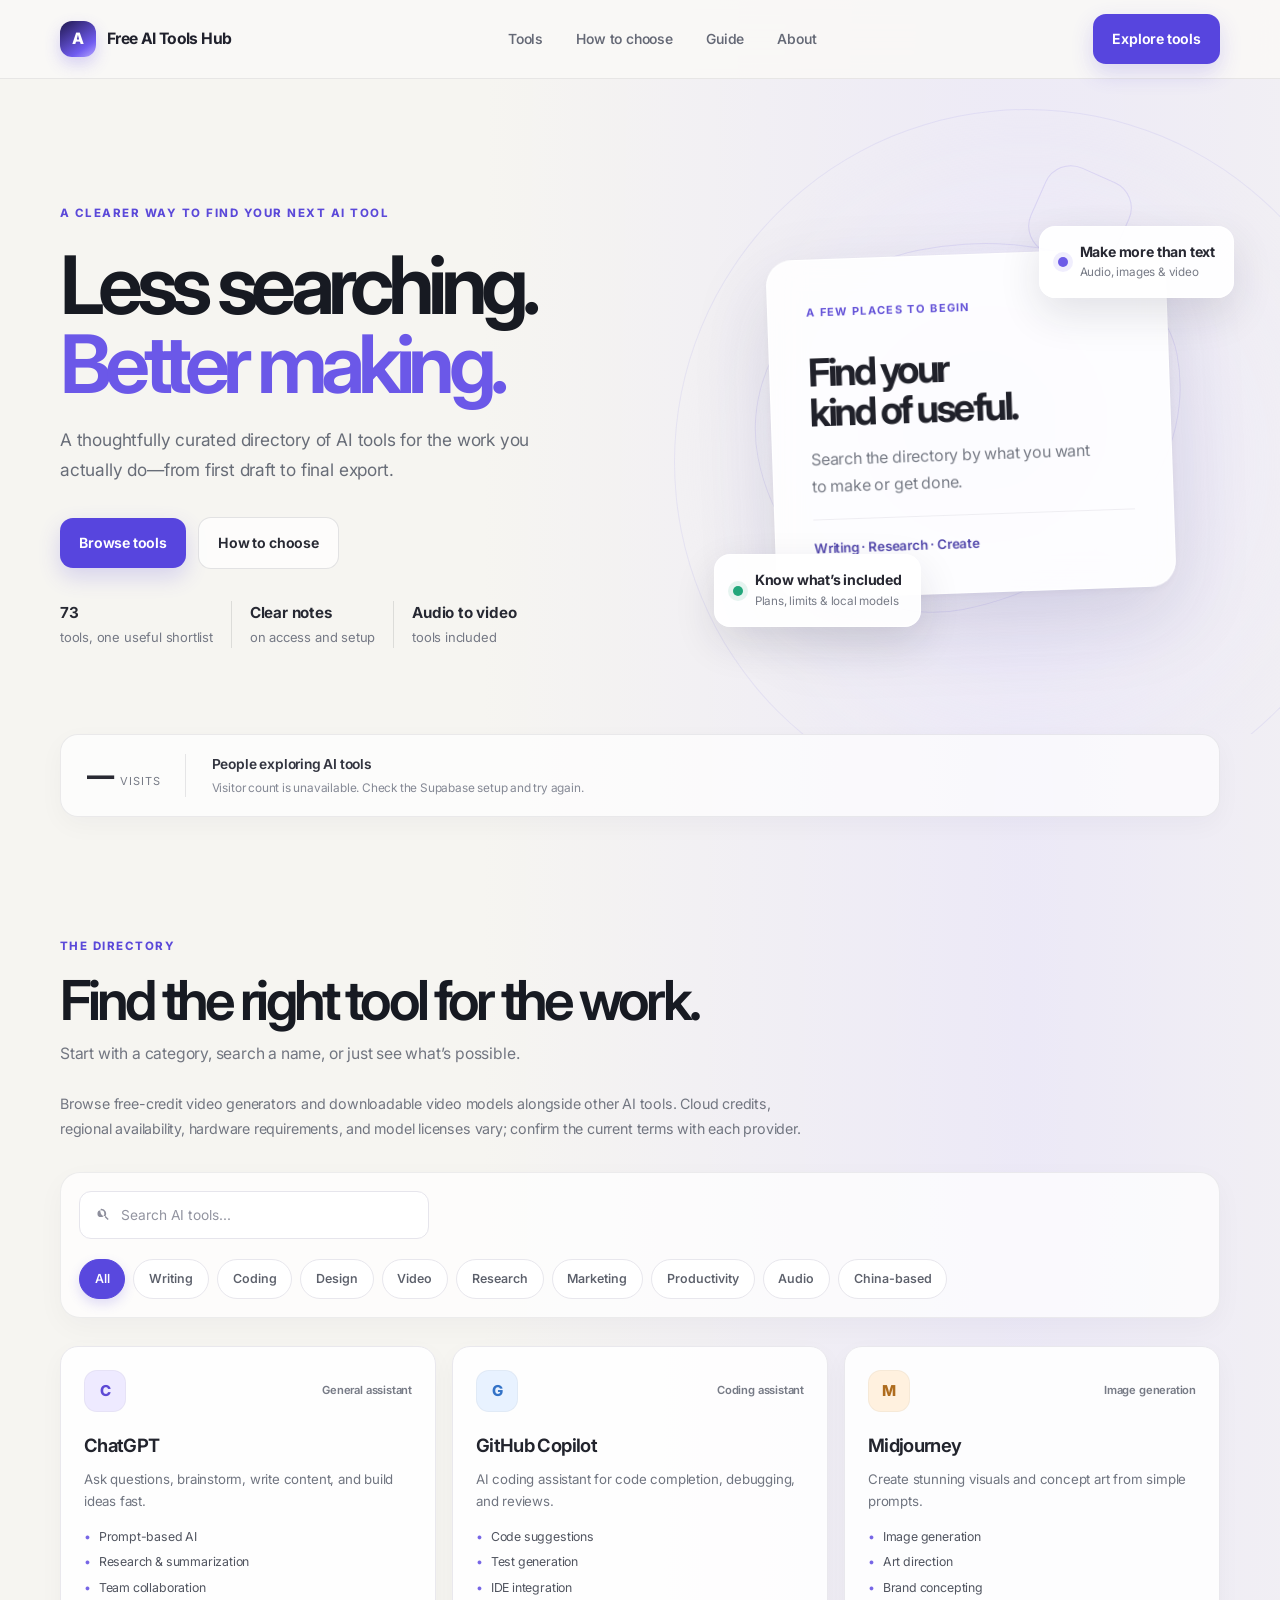
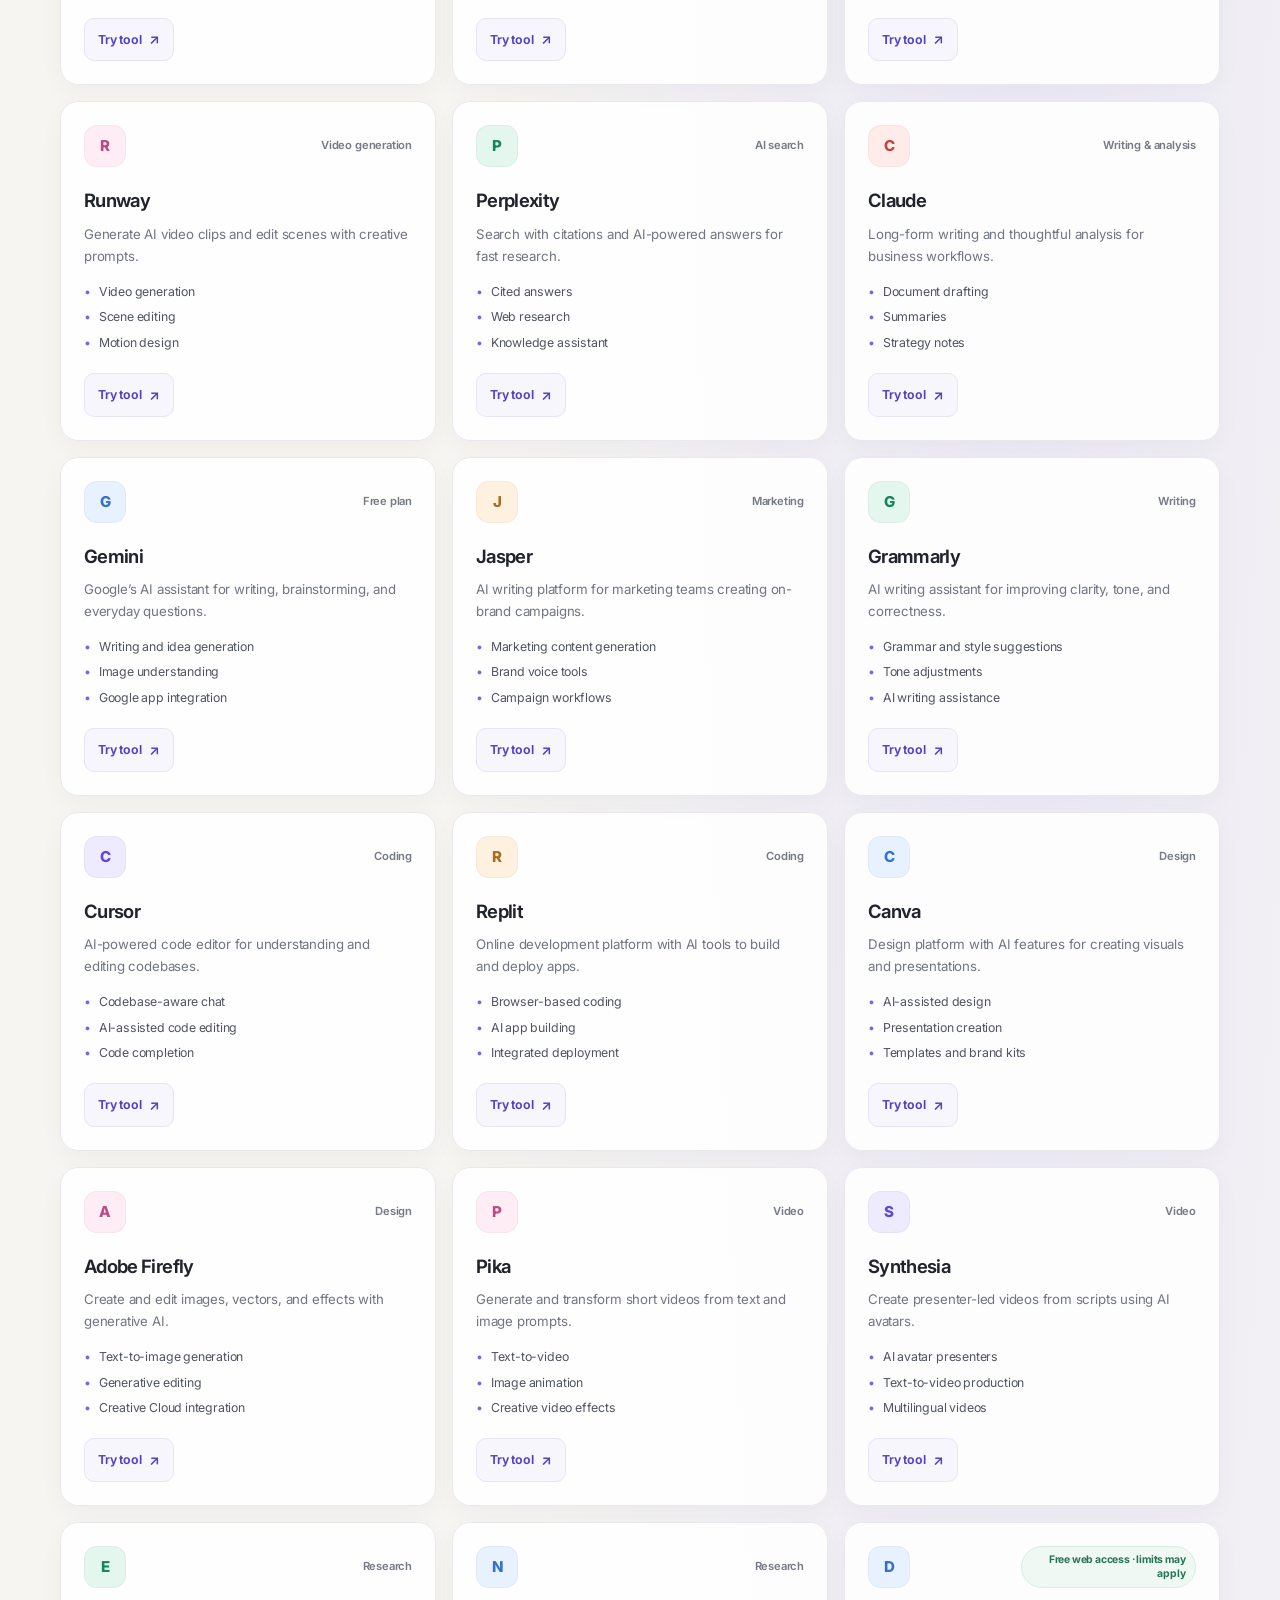
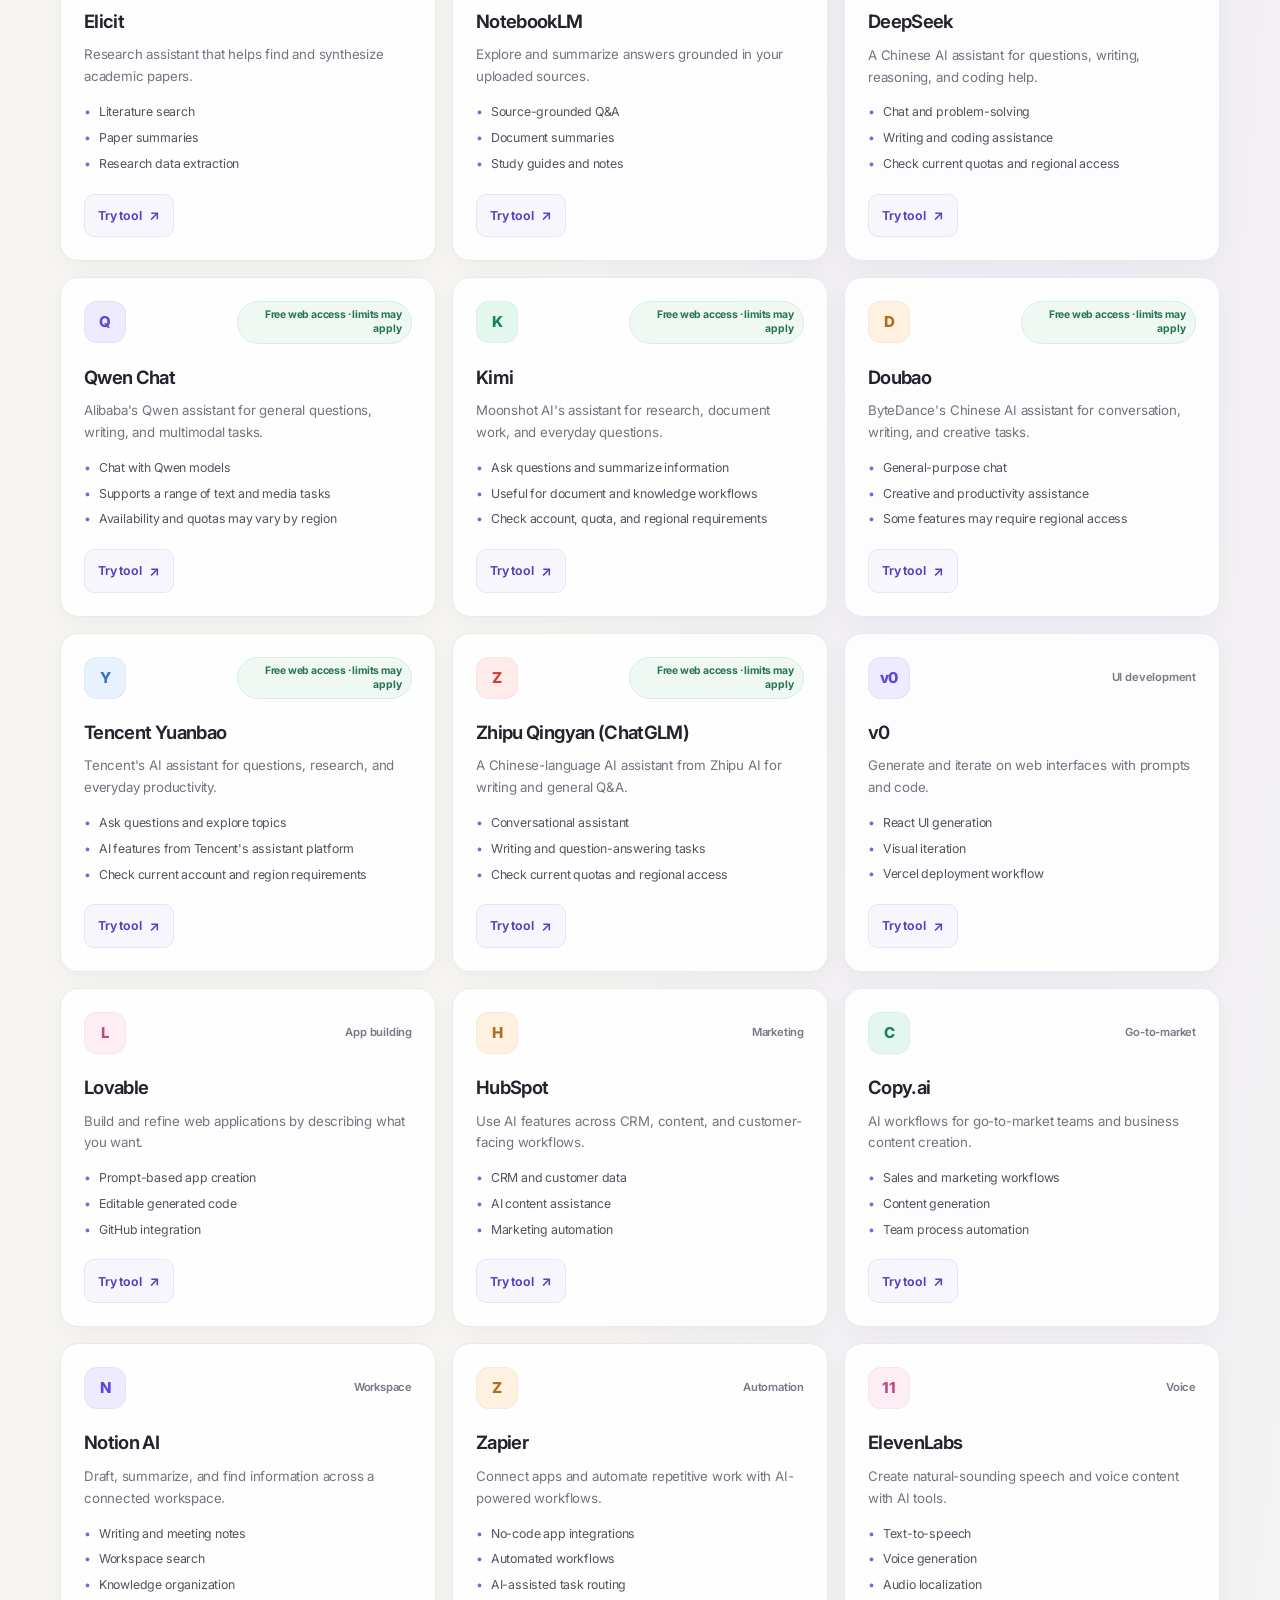
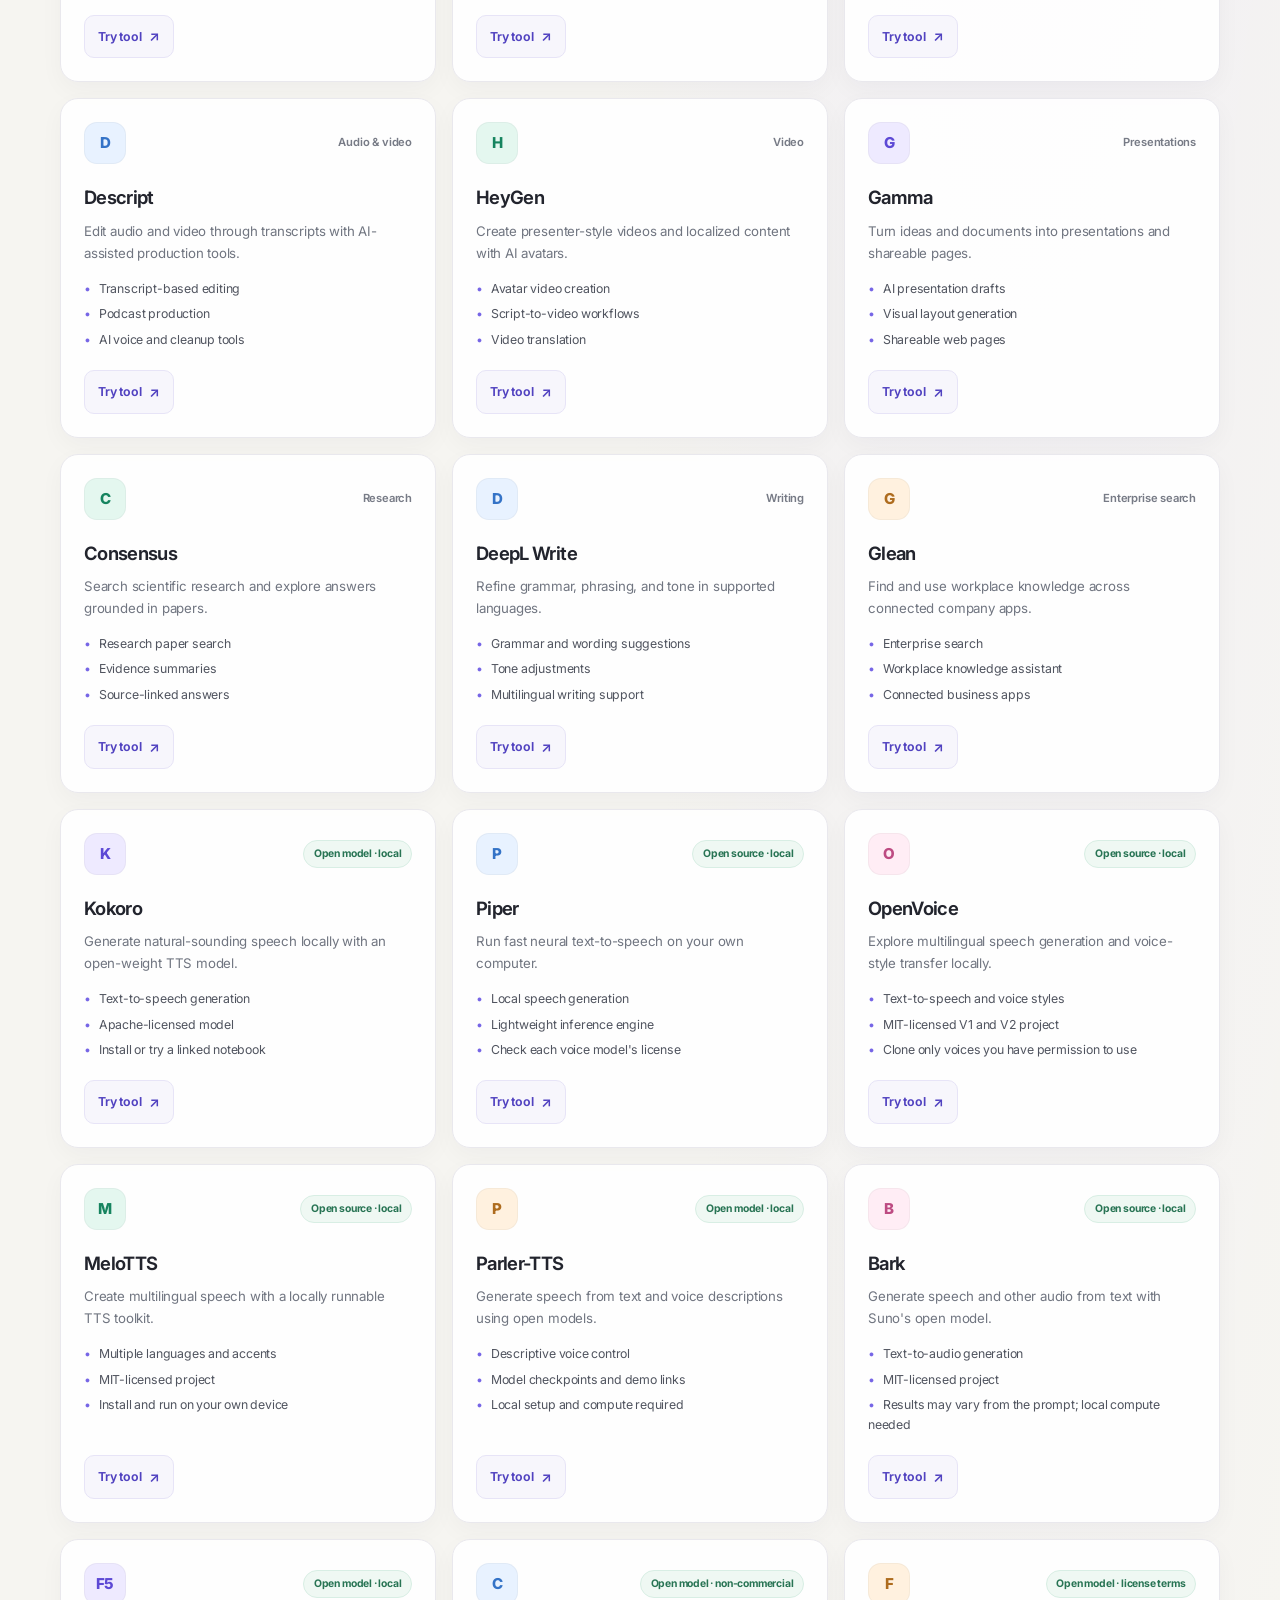
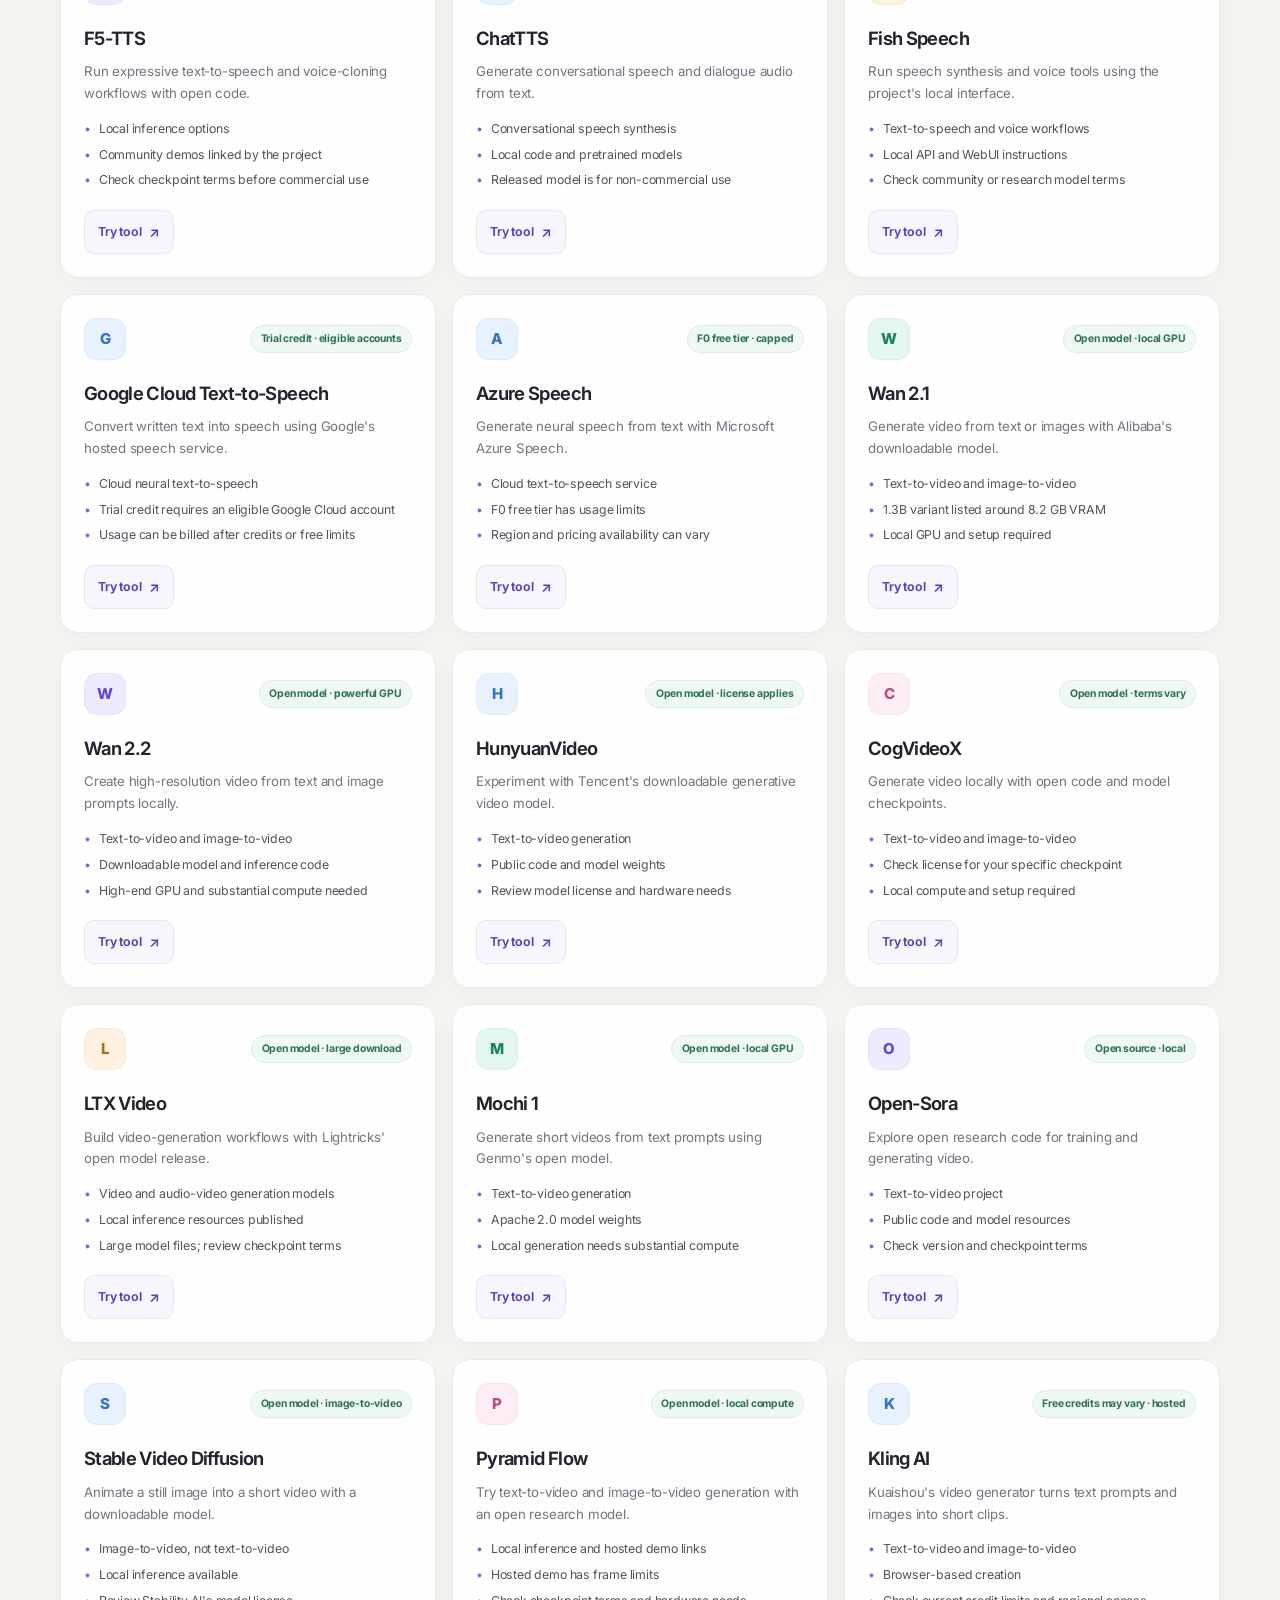
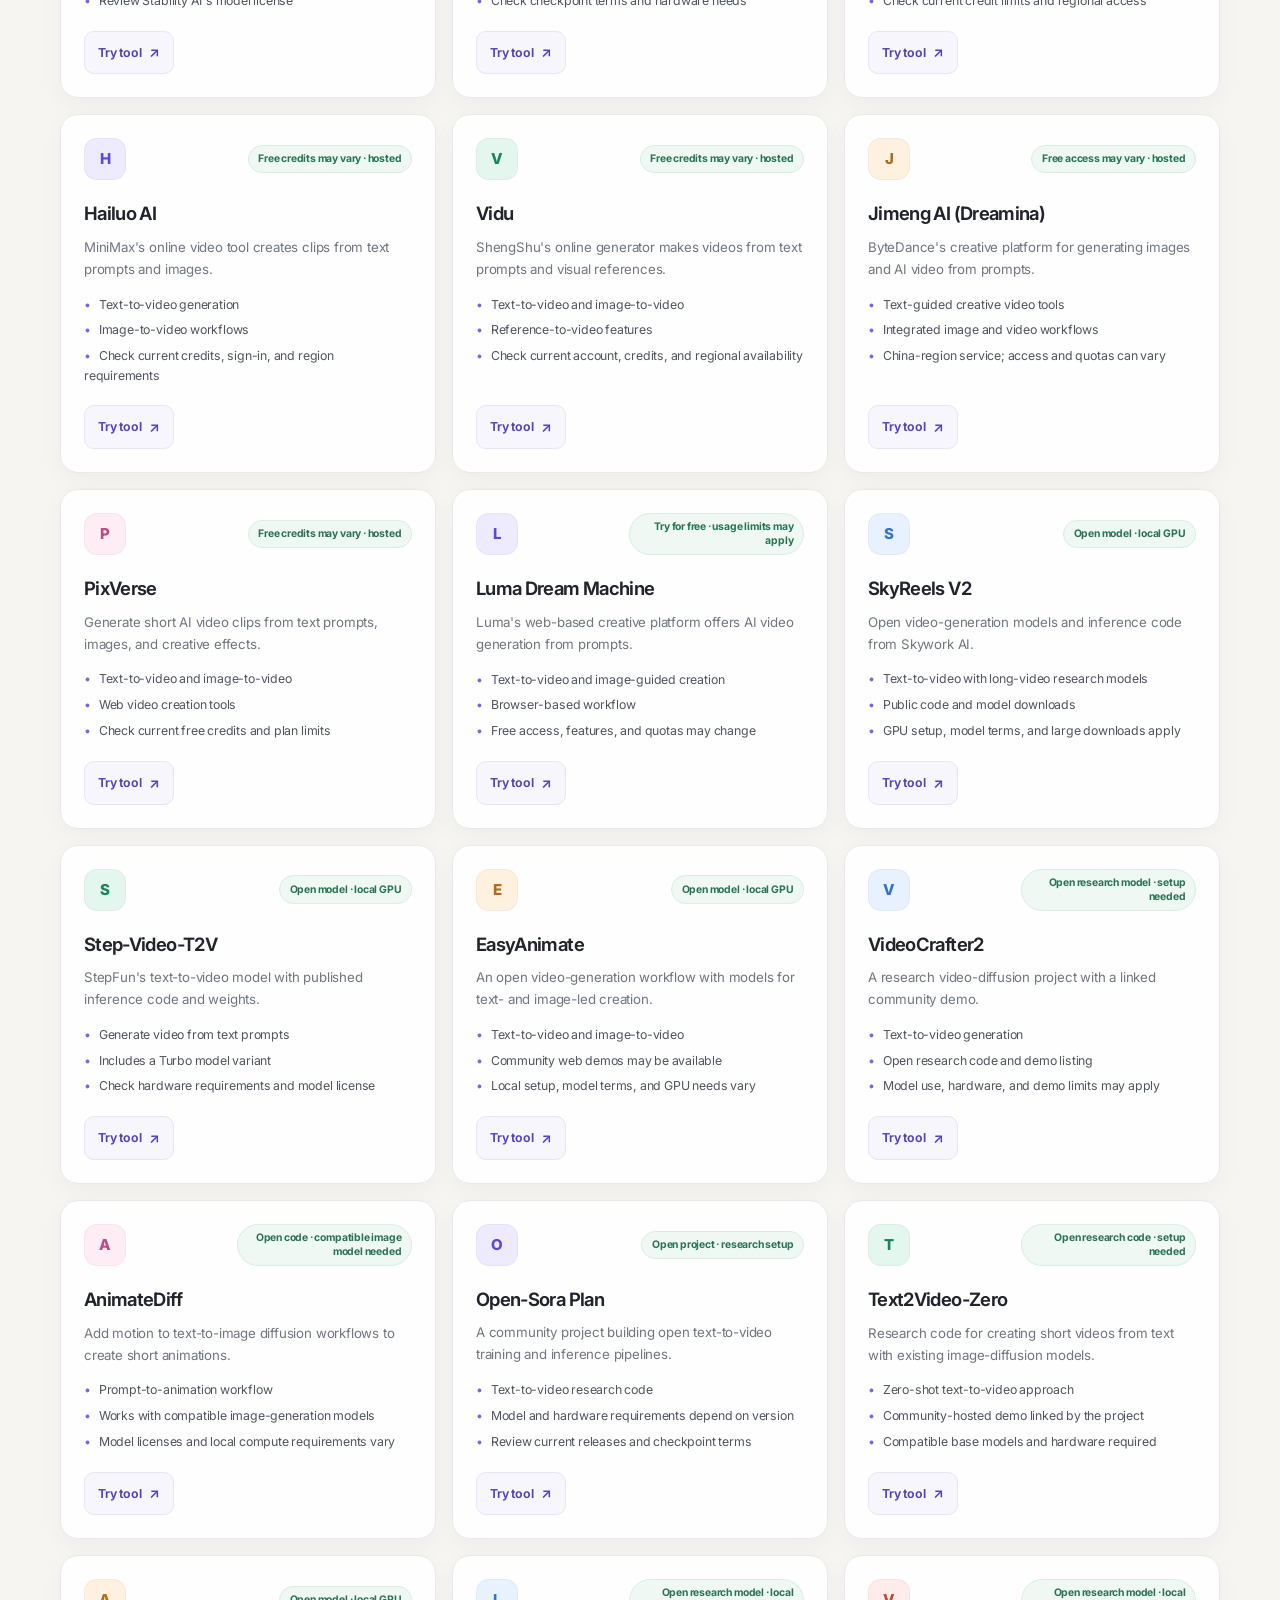
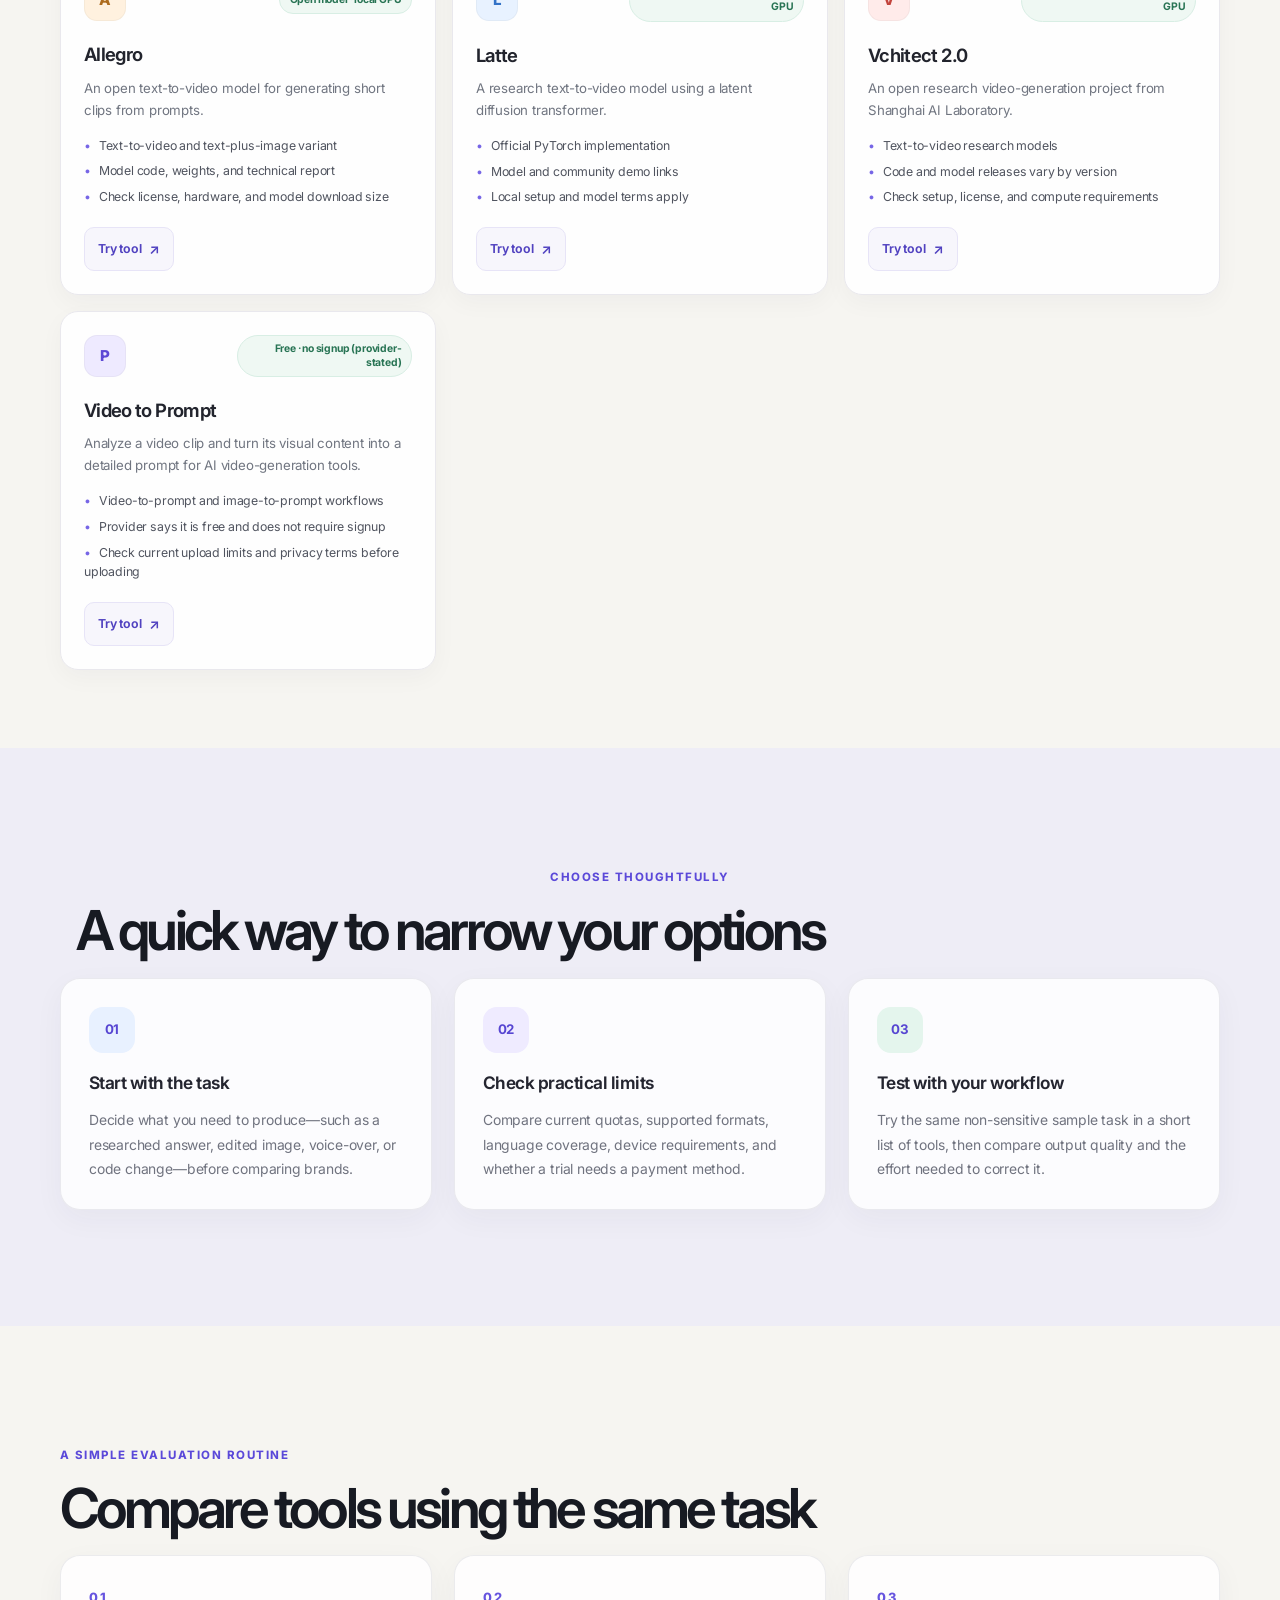
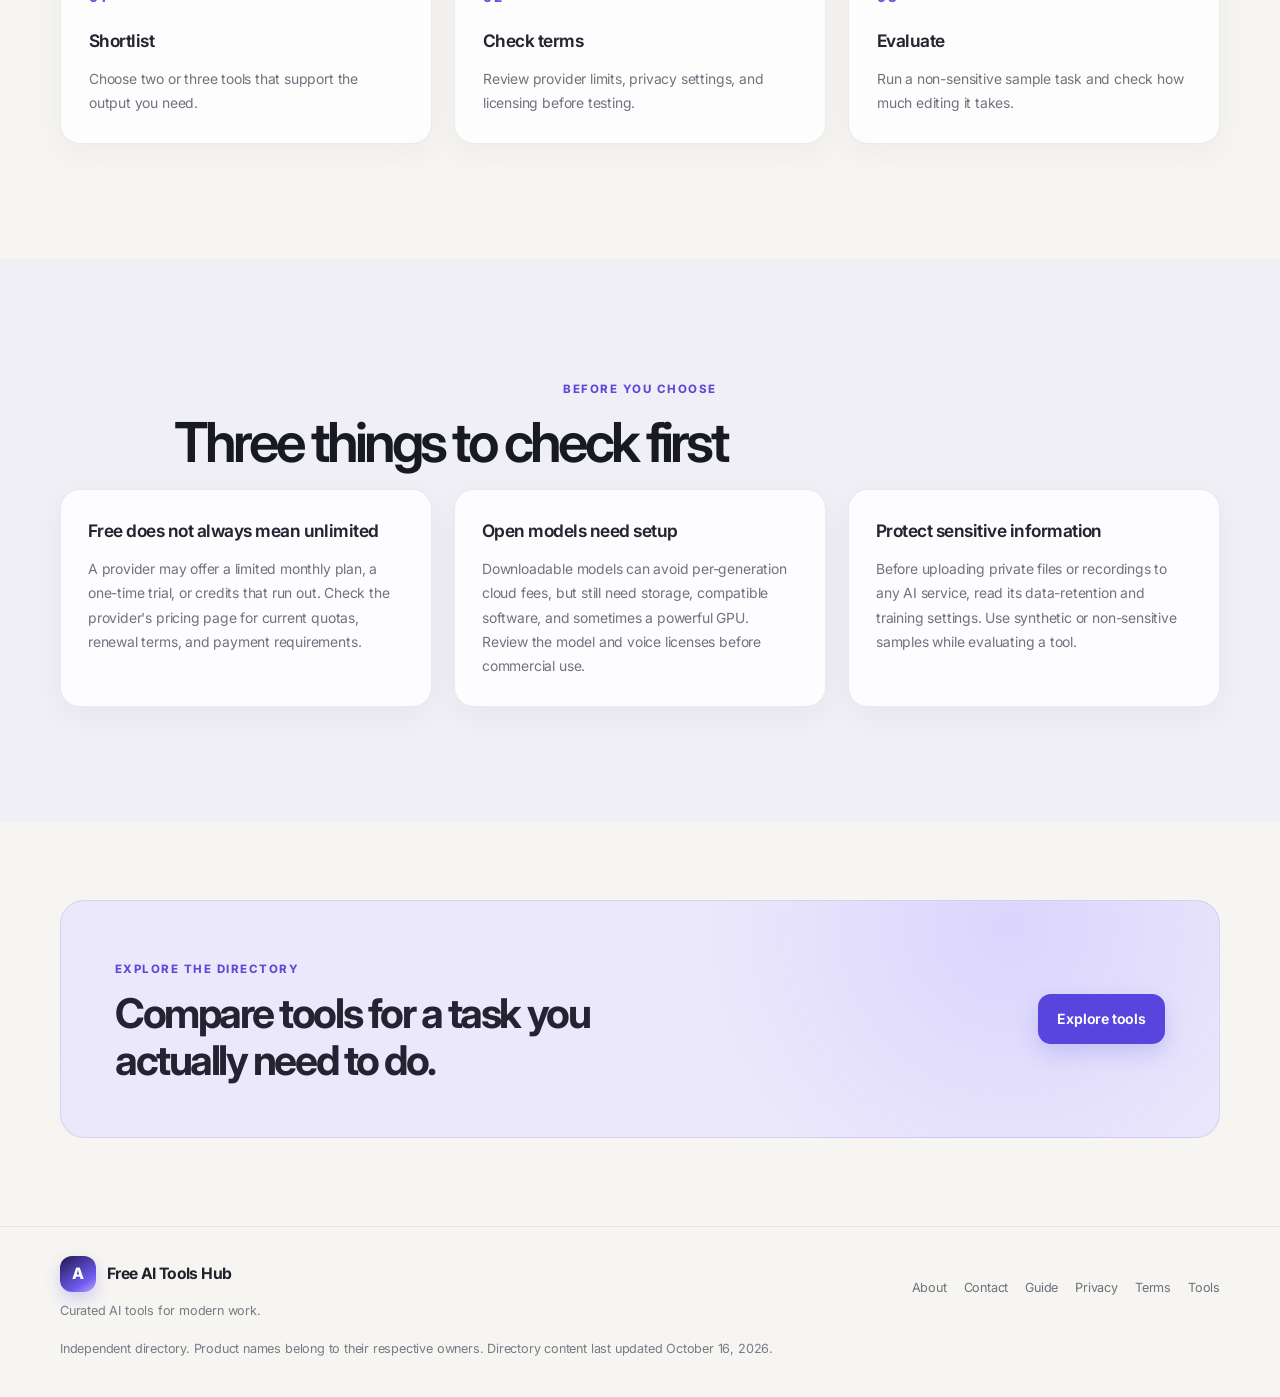
<file: index.html>
<!DOCTYPE html>
<html lang="en">
  <head>
    <meta charset="UTF-8" />
    <meta name="viewport" content="width=device-width, initial-scale=1.0" />
    <title>Free AI Tools Hub — AI Tool Directory and Guides</title>
    <meta
      name="description"
      content="Explore 73 AI tools, including Chinese AI assistants, free and open text-to-video generators, and tools for writing, coding, design, audio, and research."
    />
    <meta name="robots" content="index, follow" />
    <meta property="og:type" content="website" />
    <meta property="og:title" content="Free AI Tools Hub — AI Tool Directory and Guides" />
    <meta
      property="og:description"
      content="Explore AI tools for writing, coding, research, audio, and video, with notes on free access and local setup."
    />
    <meta property="og:url" content="https://darkliger51214.github.io/free-ai-tools-hub/" />
    <link rel="canonical" href="https://darkliger51214.github.io/free-ai-tools-hub/" />
    <link rel="preconnect" href="https://fonts.googleapis.com" />
    <link rel="preconnect" href="https://fonts.gstatic.com" crossorigin />
    <link
      href="https://fonts.googleapis.com/css2?family=Inter:wght@400;500;600;700;800;900&display=swap"
      rel="stylesheet"
    />
    <script async src="https://pagead2.googlesyndication.com/pagead/js/adsbygoogle.js?client=ca-pub-6610064645332824" crossorigin="anonymous"></script>
    <link rel="stylesheet" href="styles.css" />
  </head>
  <body>
    <header class="site-header">
      <div class="container navbar">
        <div class="logo-wrap">
          <div class="logo-mark">A</div>
          <span>Free AI Tools Hub</span>
        </div>

        <nav class="main-nav" aria-label="Main navigation">
          <a href="#discover">Tools</a>
          <a href="#categories">How to choose</a>
          <a href="guide.html">Guide</a>
          <a href="about.html">About</a>
        </nav>

        <div class="nav-actions">
          <a class="btn btn-primary" href="#discover">Explore tools</a>
        </div>
      </div>
    </header>

    <main>
      <section class="hero">
        <div class="container hero-grid">
          <div class="hero-copy">
            <span class="eyebrow">A clearer way to find your next AI tool</span>
            <h1>Less searching.<br /><span>Better making.</span></h1>
            <p>
              A thoughtfully curated directory of AI tools for the work you
              actually do—from first draft to final export.
            </p>

            <div class="hero-actions">
              <a class="btn btn-primary" href="#discover">Browse tools</a>
              <a class="btn btn-secondary" href="#categories">How to choose</a>
            </div>

            <ul class="hero-proof">
              <li>              <strong>73</strong> tools, one useful shortlist</li>
              <li>              <strong>Clear notes</strong> on access and setup</li>
              <li>              <strong>Audio to video</strong> tools included</li>
            </ul>
          </div>

          <div class="hero-panel">
            <div class="mini-card top-card">
              <span class="tag purple">A few places to begin</span>
              <h3>Find your<br />kind of useful.</h3>
              <p>Search the directory by what you want to make or get done.</p>
              <div class="mini-meta">
                <span>Writing · Research · Create</span>
              </div>
            </div>

            <div class="floating-card card-one">
              <span class="dot green"></span>
              <div>
                <strong>Know what’s included</strong>
                <small>Plans, limits &amp; local models</small>
              </div>
            </div>

            <div class="floating-card card-two">
              <span class="dot blue"></span>
              <div>
                <strong>Make more than text</strong>
                <small>Audio, images &amp; video</small>
              </div>
            </div>
          </div>
        </div>
      </section>

      <section class="visitors">
        <div class="container">
          <div class="visitor-box">
            <div class="visitor-stat">
              <span id="visitorCount" aria-live="polite">—</span>
              <small>visits</small>
            </div>
            <div>
              <p>People exploring AI tools</p>
              <small id="visitorStatus" role="status">Connecting to visitor stats…</small>
            </div>
          </div>
        </div>
      </section>

      <section id="discover" class="discover">
        <div class="container">
          <div class="section-heading">
            <span class="eyebrow">The directory</span>
            <h2>Find the right tool for the work.</h2>
            <p class="section-intro">
              Start with a category, search a name, or just see what’s possible.
            </p>
          </div>

          <p class="catalog-note">
            Browse free-credit video generators and downloadable video models alongside
            other AI tools. Cloud credits, regional availability, hardware requirements,
            and model licenses vary; confirm the current terms with each provider.
          </p>

          <div class="toolbar">
            <div class="search-box">
              <svg viewBox="0 0 24 24" aria-hidden="true">
                <path d="M10 3a7 7 0 015.53 11.94l4.39 4.39 1.41-1.41-4.39-4.39A7 7 0 0110 3zm0 2a5 5 0 100 10 5 5 0 000-10z"/>
              </svg>
              <input id="toolSearch" type="text" placeholder="Search AI tools..." />
            </div>

            <div class="filter-group" id="filters">
              <button class="filter-btn active" data-filter="all">All</button>
              <button class="filter-btn" data-filter="writing">Writing</button>
              <button class="filter-btn" data-filter="coding">Coding</button>
              <button class="filter-btn" data-filter="design">Design</button>
              <button class="filter-btn" data-filter="video">Video</button>
              <button class="filter-btn" data-filter="research">Research</button>
              <button class="filter-btn" data-filter="marketing">Marketing</button>
              <button class="filter-btn" data-filter="productivity">Productivity</button>
              <button class="filter-btn" data-filter="audio">Audio</button>
              <button class="filter-btn" data-filter="china">China-based</button>
            </div>
          </div>

          <div class="tool-grid" id="toolGrid">
            <article class="tool-card" data-category="writing" data-name="chatgpt">
              <div class="tool-head">
                <div class="tool-icon purple">C</div>
                <span class="rating">General assistant</span>
              </div>
              <h3>ChatGPT</h3>
              <p>Ask questions, brainstorm, write content, and build ideas fast.</p>
              <ul>
                <li>Prompt-based AI</li>
                <li>Research & summarization</li>
                <li>Team collaboration</li>
              </ul>
              <a href="https://chatgpt.com/" target="_blank" rel="noopener noreferrer">Try tool</a>
            </article>

            <article class="tool-card" data-category="coding" data-name="github copilot">
              <div class="tool-head">
                <div class="tool-icon blue">G</div>
                <span class="rating">Coding assistant</span>
              </div>
              <h3>GitHub Copilot</h3>
              <p>AI coding assistant for code completion, debugging, and reviews.</p>
              <ul>
                <li>Code suggestions</li>
                <li>Test generation</li>
                <li>IDE integration</li>
              </ul>
              <a href="https://github.com/features/copilot" target="_blank" rel="noopener noreferrer">Try tool</a>
            </article>

            <article class="tool-card" data-category="design" data-name="midjourney">
              <div class="tool-head">
                <div class="tool-icon orange">M</div>
                <span class="rating">Image generation</span>
              </div>
              <h3>Midjourney</h3>
              <p>Create stunning visuals and concept art from simple prompts.</p>
              <ul>
                <li>Image generation</li>
                <li>Art direction</li>
                <li>Brand concepting</li>
              </ul>
              <a href="https://www.midjourney.com/" target="_blank" rel="noopener noreferrer">Try tool</a>
            </article>

            <article class="tool-card" data-category="video" data-name="runway">
              <div class="tool-head">
                <div class="tool-icon pink">R</div>
                <span class="rating">Video generation</span>
              </div>
              <h3>Runway</h3>
              <p>Generate AI video clips and edit scenes with creative prompts.</p>
              <ul>
                <li>Video generation</li>
                <li>Scene editing</li>
                <li>Motion design</li>
              </ul>
              <a href="https://runwayml.com/" target="_blank" rel="noopener noreferrer">Try tool</a>
            </article>

            <article class="tool-card" data-category="research" data-name="perplexity">
              <div class="tool-head">
                <div class="tool-icon green">P</div>
                <span class="rating">AI search</span>
              </div>
              <h3>Perplexity</h3>
              <p>Search with citations and AI-powered answers for fast research.</p>
              <ul>
                <li>Cited answers</li>
                <li>Web research</li>
                <li>Knowledge assistant</li>
              </ul>
              <a href="https://www.perplexity.ai/" target="_blank" rel="noopener noreferrer">Try tool</a>
            </article>

            <article class="tool-card" data-category="writing" data-name="claude">
              <div class="tool-head">
                <div class="tool-icon red">C</div>
                <span class="rating">Writing &amp; analysis</span>
              </div>
              <h3>Claude</h3>
              <p>Long-form writing and thoughtful analysis for business workflows.</p>
              <ul>
                <li>Document drafting</li>
                <li>Summaries</li>
                <li>Strategy notes</li>
              </ul>
              <a href="https://claude.ai/" target="_blank" rel="noopener noreferrer">Try tool</a>
            </article>

            <article class="tool-card" data-category="writing" data-name="gemini">
              <div class="tool-head">
                <div class="tool-icon blue">G</div>
                <span class="rating">Free plan</span>
              </div>
              <h3>Gemini</h3>
              <p>Google’s AI assistant for writing, brainstorming, and everyday questions.</p>
              <ul>
                <li>Writing and idea generation</li>
                <li>Image understanding</li>
                <li>Google app integration</li>
              </ul>
              <a href="https://gemini.google.com/" target="_blank" rel="noopener noreferrer">Try tool</a>
            </article>

            <article class="tool-card" data-category="writing" data-name="jasper">
              <div class="tool-head">
                <div class="tool-icon orange">J</div>
                <span class="rating">Marketing</span>
              </div>
              <h3>Jasper</h3>
              <p>AI writing platform for marketing teams creating on-brand campaigns.</p>
              <ul>
                <li>Marketing content generation</li>
                <li>Brand voice tools</li>
                <li>Campaign workflows</li>
              </ul>
              <a href="https://www.jasper.ai/" target="_blank" rel="noopener noreferrer">Try tool</a>
            </article>

            <article class="tool-card" data-category="writing" data-name="grammarly">
              <div class="tool-head">
                <div class="tool-icon green">G</div>
                <span class="rating">Writing</span>
              </div>
              <h3>Grammarly</h3>
              <p>AI writing assistant for improving clarity, tone, and correctness.</p>
              <ul>
                <li>Grammar and style suggestions</li>
                <li>Tone adjustments</li>
                <li>AI writing assistance</li>
              </ul>
              <a href="https://www.grammarly.com/" target="_blank" rel="noopener noreferrer">Try tool</a>
            </article>

            <article class="tool-card" data-category="coding" data-name="cursor">
              <div class="tool-head">
                <div class="tool-icon purple">C</div>
                <span class="rating">Coding</span>
              </div>
              <h3>Cursor</h3>
              <p>AI-powered code editor for understanding and editing codebases.</p>
              <ul>
                <li>Codebase-aware chat</li>
                <li>AI-assisted code editing</li>
                <li>Code completion</li>
              </ul>
              <a href="https://www.cursor.com/" target="_blank" rel="noopener noreferrer">Try tool</a>
            </article>

            <article class="tool-card" data-category="coding" data-name="replit">
              <div class="tool-head">
                <div class="tool-icon orange">R</div>
                <span class="rating">Coding</span>
              </div>
              <h3>Replit</h3>
              <p>Online development platform with AI tools to build and deploy apps.</p>
              <ul>
                <li>Browser-based coding</li>
                <li>AI app building</li>
                <li>Integrated deployment</li>
              </ul>
              <a href="https://replit.com/" target="_blank" rel="noopener noreferrer">Try tool</a>
            </article>

            <article class="tool-card" data-category="design" data-name="canva">
              <div class="tool-head">
                <div class="tool-icon blue">C</div>
                <span class="rating">Design</span>
              </div>
              <h3>Canva</h3>
              <p>Design platform with AI features for creating visuals and presentations.</p>
              <ul>
                <li>AI-assisted design</li>
                <li>Presentation creation</li>
                <li>Templates and brand kits</li>
              </ul>
              <a href="https://www.canva.com/" target="_blank" rel="noopener noreferrer">Try tool</a>
            </article>

            <article class="tool-card" data-category="design" data-name="adobe firefly">
              <div class="tool-head">
                <div class="tool-icon pink">A</div>
                <span class="rating">Design</span>
              </div>
              <h3>Adobe Firefly</h3>
              <p>Create and edit images, vectors, and effects with generative AI.</p>
              <ul>
                <li>Text-to-image generation</li>
                <li>Generative editing</li>
                <li>Creative Cloud integration</li>
              </ul>
              <a href="https://firefly.adobe.com/" target="_blank" rel="noopener noreferrer">Try tool</a>
            </article>

            <article class="tool-card" data-category="video" data-name="pika">
              <div class="tool-head">
                <div class="tool-icon pink">P</div>
                <span class="rating">Video</span>
              </div>
              <h3>Pika</h3>
              <p>Generate and transform short videos from text and image prompts.</p>
              <ul>
                <li>Text-to-video</li>
                <li>Image animation</li>
                <li>Creative video effects</li>
              </ul>
              <a href="https://pika.art/" target="_blank" rel="noopener noreferrer">Try tool</a>
            </article>

            <article class="tool-card" data-category="video" data-name="synthesia">
              <div class="tool-head">
                <div class="tool-icon purple">S</div>
                <span class="rating">Video</span>
              </div>
              <h3>Synthesia</h3>
              <p>Create presenter-led videos from scripts using AI avatars.</p>
              <ul>
                <li>AI avatar presenters</li>
                <li>Text-to-video production</li>
                <li>Multilingual videos</li>
              </ul>
              <a href="https://www.synthesia.io/" target="_blank" rel="noopener noreferrer">Try tool</a>
            </article>

            <article class="tool-card" data-category="research" data-name="elicit">
              <div class="tool-head">
                <div class="tool-icon green">E</div>
                <span class="rating">Research</span>
              </div>
              <h3>Elicit</h3>
              <p>Research assistant that helps find and synthesize academic papers.</p>
              <ul>
                <li>Literature search</li>
                <li>Paper summaries</li>
                <li>Research data extraction</li>
              </ul>
              <a href="https://elicit.com/" target="_blank" rel="noopener noreferrer">Try tool</a>
            </article>

            <article class="tool-card" data-category="research" data-name="notebooklm">
              <div class="tool-head">
                <div class="tool-icon blue">N</div>
                <span class="rating">Research</span>
              </div>
              <h3>NotebookLM</h3>
              <p>Explore and summarize answers grounded in your uploaded sources.</p>
              <ul>
                <li>Source-grounded Q&A</li>
                <li>Document summaries</li>
                <li>Study guides and notes</li>
              </ul>
              <a href="https://notebooklm.google.com/" target="_blank" rel="noopener noreferrer">Try tool</a>
            </article>

            <article class="tool-card" data-category="writing" data-region="china" data-name="deepseek china">
              <div class="tool-head">
                <div class="tool-icon blue">D</div>
                <span class="access-badge">Free web access · limits may apply</span>
              </div>
              <h3>DeepSeek</h3>
              <p>A Chinese AI assistant for questions, writing, reasoning, and coding help.</p>
              <ul>
                <li>Chat and problem-solving</li>
                <li>Writing and coding assistance</li>
                <li>Check current quotas and regional access</li>
              </ul>
              <a href="https://chat.deepseek.com/" target="_blank" rel="noopener noreferrer">Try tool</a>
            </article>

            <article class="tool-card" data-category="writing" data-region="china" data-name="qwen alibaba china">
              <div class="tool-head">
                <div class="tool-icon purple">Q</div>
                <span class="access-badge">Free web access · limits may apply</span>
              </div>
              <h3>Qwen Chat</h3>
              <p>Alibaba's Qwen assistant for general questions, writing, and multimodal tasks.</p>
              <ul>
                <li>Chat with Qwen models</li>
                <li>Supports a range of text and media tasks</li>
                <li>Availability and quotas may vary by region</li>
              </ul>
              <a href="https://qwen.ai/" target="_blank" rel="noopener noreferrer">Try tool</a>
            </article>

            <article class="tool-card" data-category="research" data-region="china" data-name="kimi moonshot china">
              <div class="tool-head">
                <div class="tool-icon green">K</div>
                <span class="access-badge">Free web access · limits may apply</span>
              </div>
              <h3>Kimi</h3>
              <p>Moonshot AI's assistant for research, document work, and everyday questions.</p>
              <ul>
                <li>Ask questions and summarize information</li>
                <li>Useful for document and knowledge workflows</li>
                <li>Check account, quota, and regional requirements</li>
              </ul>
              <a href="https://www.kimi.com/" target="_blank" rel="noopener noreferrer">Try tool</a>
            </article>

            <article class="tool-card" data-category="writing" data-region="china" data-name="doubao bytedance china">
              <div class="tool-head">
                <div class="tool-icon orange">D</div>
                <span class="access-badge">Free web access · limits may apply</span>
              </div>
              <h3>Doubao</h3>
              <p>ByteDance's Chinese AI assistant for conversation, writing, and creative tasks.</p>
              <ul>
                <li>General-purpose chat</li>
                <li>Creative and productivity assistance</li>
                <li>Some features may require regional access</li>
              </ul>
              <a href="https://www.doubao.com/chat/" target="_blank" rel="noopener noreferrer">Try tool</a>
            </article>

            <article class="tool-card" data-category="research" data-region="china" data-name="tencent yuanbao china">
              <div class="tool-head">
                <div class="tool-icon blue">Y</div>
                <span class="access-badge">Free web access · limits may apply</span>
              </div>
              <h3>Tencent Yuanbao</h3>
              <p>Tencent's AI assistant for questions, research, and everyday productivity.</p>
              <ul>
                <li>Ask questions and explore topics</li>
                <li>AI features from Tencent's assistant platform</li>
                <li>Check current account and region requirements</li>
              </ul>
              <a href="https://yuanbao.tencent.com/" target="_blank" rel="noopener noreferrer">Try tool</a>
            </article>

            <article class="tool-card" data-category="writing" data-region="china" data-name="zhipu qingyan chatglm china">
              <div class="tool-head">
                <div class="tool-icon red">Z</div>
                <span class="access-badge">Free web access · limits may apply</span>
              </div>
              <h3>Zhipu Qingyan (ChatGLM)</h3>
              <p>A Chinese-language AI assistant from Zhipu AI for writing and general Q&amp;A.</p>
              <ul>
                <li>Conversational assistant</li>
                <li>Writing and question-answering tasks</li>
                <li>Check current quotas and regional access</li>
              </ul>
              <a href="https://chatglm.cn/" target="_blank" rel="noopener noreferrer">Try tool</a>
            </article>

            <article class="tool-card" data-category="coding" data-name="v0 vercel">
              <div class="tool-head">
                <div class="tool-icon purple">v0</div>
                <span class="rating">UI development</span>
              </div>
              <h3>v0</h3>
              <p>Generate and iterate on web interfaces with prompts and code.</p>
              <ul>
                <li>React UI generation</li>
                <li>Visual iteration</li>
                <li>Vercel deployment workflow</li>
              </ul>
              <a href="https://v0.dev/" target="_blank" rel="noopener noreferrer">Try tool</a>
            </article>

            <article class="tool-card" data-category="coding" data-name="lovable">
              <div class="tool-head">
                <div class="tool-icon pink">L</div>
                <span class="rating">App building</span>
              </div>
              <h3>Lovable</h3>
              <p>Build and refine web applications by describing what you want.</p>
              <ul>
                <li>Prompt-based app creation</li>
                <li>Editable generated code</li>
                <li>GitHub integration</li>
              </ul>
              <a href="https://lovable.dev/" target="_blank" rel="noopener noreferrer">Try tool</a>
            </article>

            <article class="tool-card" data-category="marketing" data-name="hubspot">
              <div class="tool-head">
                <div class="tool-icon orange">H</div>
                <span class="rating">Marketing</span>
              </div>
              <h3>HubSpot</h3>
              <p>Use AI features across CRM, content, and customer-facing workflows.</p>
              <ul>
                <li>CRM and customer data</li>
                <li>AI content assistance</li>
                <li>Marketing automation</li>
              </ul>
              <a href="https://www.hubspot.com/" target="_blank" rel="noopener noreferrer">Try tool</a>
            </article>

            <article class="tool-card" data-category="marketing" data-name="copy ai">
              <div class="tool-head">
                <div class="tool-icon green">C</div>
                <span class="rating">Go-to-market</span>
              </div>
              <h3>Copy.ai</h3>
              <p>AI workflows for go-to-market teams and business content creation.</p>
              <ul>
                <li>Sales and marketing workflows</li>
                <li>Content generation</li>
                <li>Team process automation</li>
              </ul>
              <a href="https://www.copy.ai/" target="_blank" rel="noopener noreferrer">Try tool</a>
            </article>

            <article class="tool-card" data-category="productivity" data-name="notion ai">
              <div class="tool-head">
                <div class="tool-icon purple">N</div>
                <span class="rating">Workspace</span>
              </div>
              <h3>Notion AI</h3>
              <p>Draft, summarize, and find information across a connected workspace.</p>
              <ul>
                <li>Writing and meeting notes</li>
                <li>Workspace search</li>
                <li>Knowledge organization</li>
              </ul>
              <a href="https://www.notion.com/product/ai" target="_blank" rel="noopener noreferrer">Try tool</a>
            </article>

            <article class="tool-card" data-category="productivity" data-name="zapier ai">
              <div class="tool-head">
                <div class="tool-icon orange">Z</div>
                <span class="rating">Automation</span>
              </div>
              <h3>Zapier</h3>
              <p>Connect apps and automate repetitive work with AI-powered workflows.</p>
              <ul>
                <li>No-code app integrations</li>
                <li>Automated workflows</li>
                <li>AI-assisted task routing</li>
              </ul>
              <a href="https://zapier.com/ai" target="_blank" rel="noopener noreferrer">Try tool</a>
            </article>

            <article class="tool-card" data-category="audio" data-name="elevenlabs">
              <div class="tool-head">
                <div class="tool-icon pink">11</div>
                <span class="rating">Voice</span>
              </div>
              <h3>ElevenLabs</h3>
              <p>Create natural-sounding speech and voice content with AI tools.</p>
              <ul>
                <li>Text-to-speech</li>
                <li>Voice generation</li>
                <li>Audio localization</li>
              </ul>
              <a href="https://elevenlabs.io/" target="_blank" rel="noopener noreferrer">Try tool</a>
            </article>

            <article class="tool-card" data-category="audio" data-name="descript">
              <div class="tool-head">
                <div class="tool-icon blue">D</div>
                <span class="rating">Audio & video</span>
              </div>
              <h3>Descript</h3>
              <p>Edit audio and video through transcripts with AI-assisted production tools.</p>
              <ul>
                <li>Transcript-based editing</li>
                <li>Podcast production</li>
                <li>AI voice and cleanup tools</li>
              </ul>
              <a href="https://www.descript.com/" target="_blank" rel="noopener noreferrer">Try tool</a>
            </article>

            <article class="tool-card" data-category="video" data-name="heygen">
              <div class="tool-head">
                <div class="tool-icon green">H</div>
                <span class="rating">Video</span>
              </div>
              <h3>HeyGen</h3>
              <p>Create presenter-style videos and localized content with AI avatars.</p>
              <ul>
                <li>Avatar video creation</li>
                <li>Script-to-video workflows</li>
                <li>Video translation</li>
              </ul>
              <a href="https://www.heygen.com/" target="_blank" rel="noopener noreferrer">Try tool</a>
            </article>

            <article class="tool-card" data-category="productivity" data-name="gamma">
              <div class="tool-head">
                <div class="tool-icon purple">G</div>
                <span class="rating">Presentations</span>
              </div>
              <h3>Gamma</h3>
              <p>Turn ideas and documents into presentations and shareable pages.</p>
              <ul>
                <li>AI presentation drafts</li>
                <li>Visual layout generation</li>
                <li>Shareable web pages</li>
              </ul>
              <a href="https://gamma.app/" target="_blank" rel="noopener noreferrer">Try tool</a>
            </article>

            <article class="tool-card" data-category="research" data-name="consensus">
              <div class="tool-head">
                <div class="tool-icon green">C</div>
                <span class="rating">Research</span>
              </div>
              <h3>Consensus</h3>
              <p>Search scientific research and explore answers grounded in papers.</p>
              <ul>
                <li>Research paper search</li>
                <li>Evidence summaries</li>
                <li>Source-linked answers</li>
              </ul>
              <a href="https://consensus.app/" target="_blank" rel="noopener noreferrer">Try tool</a>
            </article>

            <article class="tool-card" data-category="writing" data-name="deepl write">
              <div class="tool-head">
                <div class="tool-icon blue">D</div>
                <span class="rating">Writing</span>
              </div>
              <h3>DeepL Write</h3>
              <p>Refine grammar, phrasing, and tone in supported languages.</p>
              <ul>
                <li>Grammar and wording suggestions</li>
                <li>Tone adjustments</li>
                <li>Multilingual writing support</li>
              </ul>
              <a href="https://www.deepl.com/write" target="_blank" rel="noopener noreferrer">Try tool</a>
            </article>

            <article class="tool-card" data-category="research" data-name="glean">
              <div class="tool-head">
                <div class="tool-icon orange">G</div>
                <span class="rating">Enterprise search</span>
              </div>
              <h3>Glean</h3>
              <p>Find and use workplace knowledge across connected company apps.</p>
              <ul>
                <li>Enterprise search</li>
                <li>Workplace knowledge assistant</li>
                <li>Connected business apps</li>
              </ul>
              <a href="https://www.glean.com/" target="_blank" rel="noopener noreferrer">Try tool</a>
            </article>

            <article class="tool-card" data-category="audio" data-name="kokoro">
              <div class="tool-head">
                <div class="tool-icon purple">K</div>
                <span class="access-badge">Open model · local</span>
              </div>
              <h3>Kokoro</h3>
              <p>Generate natural-sounding speech locally with an open-weight TTS model.</p>
              <ul>
                <li>Text-to-speech generation</li>
                <li>Apache-licensed model</li>
                <li>Install or try a linked notebook</li>
              </ul>
              <a href="https://github.com/hexgrad/kokoro" target="_blank" rel="noopener noreferrer">Try tool</a>
            </article>

            <article class="tool-card" data-category="audio" data-name="piper tts">
              <div class="tool-head">
                <div class="tool-icon blue">P</div>
                <span class="access-badge">Open source · local</span>
              </div>
              <h3>Piper</h3>
              <p>Run fast neural text-to-speech on your own computer.</p>
              <ul>
                <li>Local speech generation</li>
                <li>Lightweight inference engine</li>
                <li>Check each voice model's license</li>
              </ul>
              <a href="https://github.com/OHF-Voice/piper1-gpl" target="_blank" rel="noopener noreferrer">Try tool</a>
            </article>

            <article class="tool-card" data-category="audio" data-name="openvoice">
              <div class="tool-head">
                <div class="tool-icon pink">O</div>
                <span class="access-badge">Open source · local</span>
              </div>
              <h3>OpenVoice</h3>
              <p>Explore multilingual speech generation and voice-style transfer locally.</p>
              <ul>
                <li>Text-to-speech and voice styles</li>
                <li>MIT-licensed V1 and V2 project</li>
                <li>Clone only voices you have permission to use</li>
              </ul>
              <a href="https://github.com/myshell-ai/OpenVoice" target="_blank" rel="noopener noreferrer">Try tool</a>
            </article>

            <article class="tool-card" data-category="audio" data-name="melotts">
              <div class="tool-head">
                <div class="tool-icon green">M</div>
                <span class="access-badge">Open source · local</span>
              </div>
              <h3>MeloTTS</h3>
              <p>Create multilingual speech with a locally runnable TTS toolkit.</p>
              <ul>
                <li>Multiple languages and accents</li>
                <li>MIT-licensed project</li>
                <li>Install and run on your own device</li>
              </ul>
              <a href="https://github.com/myshell-ai/MeloTTS" target="_blank" rel="noopener noreferrer">Try tool</a>
            </article>

            <article class="tool-card" data-category="audio" data-name="parler tts">
              <div class="tool-head">
                <div class="tool-icon orange">P</div>
                <span class="access-badge">Open model · local</span>
              </div>
              <h3>Parler-TTS</h3>
              <p>Generate speech from text and voice descriptions using open models.</p>
              <ul>
                <li>Descriptive voice control</li>
                <li>Model checkpoints and demo links</li>
                <li>Local setup and compute required</li>
              </ul>
              <a href="https://github.com/huggingface/parler-tts" target="_blank" rel="noopener noreferrer">Try tool</a>
            </article>

            <article class="tool-card" data-category="audio" data-name="bark">
              <div class="tool-head">
                <div class="tool-icon pink">B</div>
                <span class="access-badge">Open source · local</span>
              </div>
              <h3>Bark</h3>
              <p>Generate speech and other audio from text with Suno's open model.</p>
              <ul>
                <li>Text-to-audio generation</li>
                <li>MIT-licensed project</li>
                <li>Results may vary from the prompt; local compute needed</li>
              </ul>
              <a href="https://github.com/suno-ai/bark" target="_blank" rel="noopener noreferrer">Try tool</a>
            </article>

            <article class="tool-card" data-category="audio" data-name="f5 tts">
              <div class="tool-head">
                <div class="tool-icon purple">F5</div>
                <span class="access-badge">Open model · local</span>
              </div>
              <h3>F5-TTS</h3>
              <p>Run expressive text-to-speech and voice-cloning workflows with open code.</p>
              <ul>
                <li>Local inference options</li>
                <li>Community demos linked by the project</li>
                <li>Check checkpoint terms before commercial use</li>
              </ul>
              <a href="https://github.com/SWivid/F5-TTS" target="_blank" rel="noopener noreferrer">Try tool</a>
            </article>

            <article class="tool-card" data-category="audio" data-name="chattts">
              <div class="tool-head">
                <div class="tool-icon blue">C</div>
                <span class="access-badge">Open model · non-commercial</span>
              </div>
              <h3>ChatTTS</h3>
              <p>Generate conversational speech and dialogue audio from text.</p>
              <ul>
                <li>Conversational speech synthesis</li>
                <li>Local code and pretrained models</li>
                <li>Released model is for non-commercial use</li>
              </ul>
              <a href="https://github.com/2noise/ChatTTS" target="_blank" rel="noopener noreferrer">Try tool</a>
            </article>

            <article class="tool-card" data-category="audio" data-name="fish speech">
              <div class="tool-head">
                <div class="tool-icon orange">F</div>
                <span class="access-badge">Open model · license terms</span>
              </div>
              <h3>Fish Speech</h3>
              <p>Run speech synthesis and voice tools using the project's local interface.</p>
              <ul>
                <li>Text-to-speech and voice workflows</li>
                <li>Local API and WebUI instructions</li>
                <li>Check community or research model terms</li>
              </ul>
              <a href="https://github.com/fishaudio/fish-speech" target="_blank" rel="noopener noreferrer">Try tool</a>
            </article>

            <article class="tool-card" data-category="audio" data-name="google cloud text to speech">
              <div class="tool-head">
                <div class="tool-icon blue">G</div>
                <span class="access-badge">Trial credit · eligible accounts</span>
              </div>
              <h3>Google Cloud Text-to-Speech</h3>
              <p>Convert written text into speech using Google's hosted speech service.</p>
              <ul>
                <li>Cloud neural text-to-speech</li>
                <li>Trial credit requires an eligible Google Cloud account</li>
                <li>Usage can be billed after credits or free limits</li>
              </ul>
              <a href="https://cloud.google.com/text-to-speech" target="_blank" rel="noopener noreferrer">Try tool</a>
            </article>

            <article class="tool-card" data-category="audio" data-name="azure speech text to speech">
              <div class="tool-head">
                <div class="tool-icon blue">A</div>
                <span class="access-badge">F0 free tier · capped</span>
              </div>
              <h3>Azure Speech</h3>
              <p>Generate neural speech from text with Microsoft Azure Speech.</p>
              <ul>
                <li>Cloud text-to-speech service</li>
                <li>F0 free tier has usage limits</li>
                <li>Region and pricing availability can vary</li>
              </ul>
              <a href="https://learn.microsoft.com/en-us/azure/ai-services/speech-service/text-to-speech" target="_blank" rel="noopener noreferrer">Try tool</a>
            </article>

            <article class="tool-card" data-category="video" data-name="wan2.1">
              <div class="tool-head">
                <div class="tool-icon green">W</div>
                <span class="access-badge">Open model · local GPU</span>
              </div>
              <h3>Wan 2.1</h3>
              <p>Generate video from text or images with Alibaba's downloadable model.</p>
              <ul>
                <li>Text-to-video and image-to-video</li>
                <li>1.3B variant listed around 8.2 GB VRAM</li>
                <li>Local GPU and setup required</li>
              </ul>
              <a href="https://github.com/Wan-Video/Wan2.1" target="_blank" rel="noopener noreferrer">Try tool</a>
            </article>

            <article class="tool-card" data-category="video" data-name="wan2.2">
              <div class="tool-head">
                <div class="tool-icon purple">W</div>
                <span class="access-badge">Open model · powerful GPU</span>
              </div>
              <h3>Wan 2.2</h3>
              <p>Create high-resolution video from text and image prompts locally.</p>
              <ul>
                <li>Text-to-video and image-to-video</li>
                <li>Downloadable model and inference code</li>
                <li>High-end GPU and substantial compute needed</li>
              </ul>
              <a href="https://github.com/Wan-Video/Wan2.2" target="_blank" rel="noopener noreferrer">Try tool</a>
            </article>

            <article class="tool-card" data-category="video" data-name="hunyuanvideo">
              <div class="tool-head">
                <div class="tool-icon blue">H</div>
                <span class="access-badge">Open model · license applies</span>
              </div>
              <h3>HunyuanVideo</h3>
              <p>Experiment with Tencent's downloadable generative video model.</p>
              <ul>
                <li>Text-to-video generation</li>
                <li>Public code and model weights</li>
                <li>Review model license and hardware needs</li>
              </ul>
              <a href="https://github.com/Tencent-Hunyuan/HunyuanVideo-1.5" target="_blank" rel="noopener noreferrer">Try tool</a>
            </article>

            <article class="tool-card" data-category="video" data-name="cogvideox">
              <div class="tool-head">
                <div class="tool-icon pink">C</div>
                <span class="access-badge">Open model · terms vary</span>
              </div>
              <h3>CogVideoX</h3>
              <p>Generate video locally with open code and model checkpoints.</p>
              <ul>
                <li>Text-to-video and image-to-video</li>
                <li>Check license for your specific checkpoint</li>
                <li>Local compute and setup required</li>
              </ul>
              <a href="https://github.com/zai-org/CogVideo" target="_blank" rel="noopener noreferrer">Try tool</a>
            </article>

            <article class="tool-card" data-category="video" data-name="ltx video">
              <div class="tool-head">
                <div class="tool-icon orange">L</div>
                <span class="access-badge">Open model · large download</span>
              </div>
              <h3>LTX Video</h3>
              <p>Build video-generation workflows with Lightricks' open model release.</p>
              <ul>
                <li>Video and audio-video generation models</li>
                <li>Local inference resources published</li>
                <li>Large model files; review checkpoint terms</li>
              </ul>
              <a href="https://github.com/Lightricks/LTX-2" target="_blank" rel="noopener noreferrer">Try tool</a>
            </article>

            <article class="tool-card" data-category="video" data-name="mochi 1">
              <div class="tool-head">
                <div class="tool-icon green">M</div>
                <span class="access-badge">Open model · local GPU</span>
              </div>
              <h3>Mochi 1</h3>
              <p>Generate short videos from text prompts using Genmo's open model.</p>
              <ul>
                <li>Text-to-video generation</li>
                <li>Apache 2.0 model weights</li>
                <li>Local generation needs substantial compute</li>
              </ul>
              <a href="https://github.com/genmoai/mochi" target="_blank" rel="noopener noreferrer">Try tool</a>
            </article>

            <article class="tool-card" data-category="video" data-name="open-sora">
              <div class="tool-head">
                <div class="tool-icon purple">O</div>
                <span class="access-badge">Open source · local</span>
              </div>
              <h3>Open-Sora</h3>
              <p>Explore open research code for training and generating video.</p>
              <ul>
                <li>Text-to-video project</li>
                <li>Public code and model resources</li>
                <li>Check version and checkpoint terms</li>
              </ul>
              <a href="https://github.com/hpcaitech/Open-Sora" target="_blank" rel="noopener noreferrer">Try tool</a>
            </article>

            <article class="tool-card" data-category="video" data-name="stable video diffusion">
              <div class="tool-head">
                <div class="tool-icon blue">S</div>
                <span class="access-badge">Open model · image-to-video</span>
              </div>
              <h3>Stable Video Diffusion</h3>
              <p>Animate a still image into a short video with a downloadable model.</p>
              <ul>
                <li>Image-to-video, not text-to-video</li>
                <li>Local inference available</li>
                <li>Review Stability AI's model license</li>
              </ul>
              <a href="https://huggingface.co/stabilityai/stable-video-diffusion-img2vid-xt" target="_blank" rel="noopener noreferrer">Try tool</a>
            </article>

            <article class="tool-card" data-category="video" data-name="pyramid flow">
              <div class="tool-head">
                <div class="tool-icon pink">P</div>
                <span class="access-badge">Open model · local compute</span>
              </div>
              <h3>Pyramid Flow</h3>
              <p>Try text-to-video and image-to-video generation with an open research model.</p>
              <ul>
                <li>Local inference and hosted demo links</li>
                <li>Hosted demo has frame limits</li>
                <li>Check checkpoint terms and hardware needs</li>
              </ul>
              <a href="https://github.com/jy0205/Pyramid-Flow" target="_blank" rel="noopener noreferrer">Try tool</a>
            </article>

            <article class="tool-card" data-category="video" data-region="china" data-name="kling ai kuaishou text to video">
              <div class="tool-head">
                <div class="tool-icon blue">K</div>
                <span class="access-badge">Free credits may vary · hosted</span>
              </div>
              <h3>Kling AI</h3>
              <p>Kuaishou's video generator turns text prompts and images into short clips.</p>
              <ul>
                <li>Text-to-video and image-to-video</li>
                <li>Browser-based creation</li>
                <li>Check current credit limits and regional access</li>
              </ul>
              <a href="https://kling.ai/" target="_blank" rel="noopener noreferrer">Try tool</a>
            </article>

            <article class="tool-card" data-category="video" data-region="china" data-name="hailuo ai minimax text to video">
              <div class="tool-head">
                <div class="tool-icon purple">H</div>
                <span class="access-badge">Free credits may vary · hosted</span>
              </div>
              <h3>Hailuo AI</h3>
              <p>MiniMax's online video tool creates clips from text prompts and images.</p>
              <ul>
                <li>Text-to-video generation</li>
                <li>Image-to-video workflows</li>
                <li>Check current credits, sign-in, and region requirements</li>
              </ul>
              <a href="https://hailuoai.video/" target="_blank" rel="noopener noreferrer">Try tool</a>
            </article>

            <article class="tool-card" data-category="video" data-region="china" data-name="vidu shengshu text to video">
              <div class="tool-head">
                <div class="tool-icon green">V</div>
                <span class="access-badge">Free credits may vary · hosted</span>
              </div>
              <h3>Vidu</h3>
              <p>ShengShu's online generator makes videos from text prompts and visual references.</p>
              <ul>
                <li>Text-to-video and image-to-video</li>
                <li>Reference-to-video features</li>
                <li>Check current account, credits, and regional availability</li>
              </ul>
              <a href="https://www.vidu.com/" target="_blank" rel="noopener noreferrer">Try tool</a>
            </article>

            <article class="tool-card" data-category="video" data-region="china" data-name="jimeng dreamina bytedance text to video">
              <div class="tool-head">
                <div class="tool-icon orange">J</div>
                <span class="access-badge">Free access may vary · hosted</span>
              </div>
              <h3>Jimeng AI (Dreamina)</h3>
              <p>ByteDance's creative platform for generating images and AI video from prompts.</p>
              <ul>
                <li>Text-guided creative video tools</li>
                <li>Integrated image and video workflows</li>
                <li>China-region service; access and quotas can vary</li>
              </ul>
              <a href="https://jimeng.jianying.com/" target="_blank" rel="noopener noreferrer">Try tool</a>
            </article>

            <article class="tool-card" data-category="video" data-name="pixverse text to video">
              <div class="tool-head">
                <div class="tool-icon pink">P</div>
                <span class="access-badge">Free credits may vary · hosted</span>
              </div>
              <h3>PixVerse</h3>
              <p>Generate short AI video clips from text prompts, images, and creative effects.</p>
              <ul>
                <li>Text-to-video and image-to-video</li>
                <li>Web video creation tools</li>
                <li>Check current free credits and plan limits</li>
              </ul>
              <a href="https://pixverse.ai/" target="_blank" rel="noopener noreferrer">Try tool</a>
            </article>

            <article class="tool-card" data-category="video" data-name="luma dream machine text to video">
              <div class="tool-head">
                <div class="tool-icon purple">L</div>
                <span class="access-badge">Try for free · usage limits may apply</span>
              </div>
              <h3>Luma Dream Machine</h3>
              <p>Luma's web-based creative platform offers AI video generation from prompts.</p>
              <ul>
                <li>Text-to-video and image-guided creation</li>
                <li>Browser-based workflow</li>
                <li>Free access, features, and quotas may change</li>
              </ul>
              <a href="https://lumalabs.ai/app" target="_blank" rel="noopener noreferrer">Try tool</a>
            </article>

            <article class="tool-card" data-category="video" data-region="china" data-name="skyreels v2 text to video">
              <div class="tool-head">
                <div class="tool-icon blue">S</div>
                <span class="access-badge">Open model · local GPU</span>
              </div>
              <h3>SkyReels V2</h3>
              <p>Open video-generation models and inference code from Skywork AI.</p>
              <ul>
                <li>Text-to-video with long-video research models</li>
                <li>Public code and model downloads</li>
                <li>GPU setup, model terms, and large downloads apply</li>
              </ul>
              <a href="https://github.com/SkyworkAI/SkyReels-V2" target="_blank" rel="noopener noreferrer">Try tool</a>
            </article>

            <article class="tool-card" data-category="video" data-region="china" data-name="step video t2v stepfun">
              <div class="tool-head">
                <div class="tool-icon green">S</div>
                <span class="access-badge">Open model · local GPU</span>
              </div>
              <h3>Step-Video-T2V</h3>
              <p>StepFun's text-to-video model with published inference code and weights.</p>
              <ul>
                <li>Generate video from text prompts</li>
                <li>Includes a Turbo model variant</li>
                <li>Check hardware requirements and model license</li>
              </ul>
              <a href="https://github.com/stepfun-ai/Step-Video-T2V" target="_blank" rel="noopener noreferrer">Try tool</a>
            </article>

            <article class="tool-card" data-category="video" data-region="china" data-name="easyanimate alibaba text to video">
              <div class="tool-head">
                <div class="tool-icon orange">E</div>
                <span class="access-badge">Open model · local GPU</span>
              </div>
              <h3>EasyAnimate</h3>
              <p>An open video-generation workflow with models for text- and image-led creation.</p>
              <ul>
                <li>Text-to-video and image-to-video</li>
                <li>Community web demos may be available</li>
                <li>Local setup, model terms, and GPU needs vary</li>
              </ul>
              <a href="https://github.com/aigc-apps/EasyAnimate" target="_blank" rel="noopener noreferrer">Try tool</a>
            </article>

            <article class="tool-card" data-category="video" data-region="china" data-name="videocrafter2 text to video">
              <div class="tool-head">
                <div class="tool-icon blue">V</div>
                <span class="access-badge">Open research model · setup needed</span>
              </div>
              <h3>VideoCrafter2</h3>
              <p>A research video-diffusion project with a linked community demo.</p>
              <ul>
                <li>Text-to-video generation</li>
                <li>Open research code and demo listing</li>
                <li>Model use, hardware, and demo limits may apply</li>
              </ul>
              <a href="https://github.com/AILab-CVC/VideoCrafter" target="_blank" rel="noopener noreferrer">Try tool</a>
            </article>

            <article class="tool-card" data-category="video" data-name="animatediff text to video">
              <div class="tool-head">
                <div class="tool-icon pink">A</div>
                <span class="access-badge">Open code · compatible image model needed</span>
              </div>
              <h3>AnimateDiff</h3>
              <p>Add motion to text-to-image diffusion workflows to create short animations.</p>
              <ul>
                <li>Prompt-to-animation workflow</li>
                <li>Works with compatible image-generation models</li>
                <li>Model licenses and local compute requirements vary</li>
              </ul>
              <a href="https://github.com/guoyww/AnimateDiff" target="_blank" rel="noopener noreferrer">Try tool</a>
            </article>

            <article class="tool-card" data-category="video" data-region="china" data-name="open sora plan text to video">
              <div class="tool-head">
                <div class="tool-icon purple">O</div>
                <span class="access-badge">Open project · research setup</span>
              </div>
              <h3>Open-Sora Plan</h3>
              <p>A community project building open text-to-video training and inference pipelines.</p>
              <ul>
                <li>Text-to-video research code</li>
                <li>Model and hardware requirements depend on version</li>
                <li>Review current releases and checkpoint terms</li>
              </ul>
              <a href="https://github.com/PKU-YuanGroup/Open-Sora-Plan" target="_blank" rel="noopener noreferrer">Try tool</a>
            </article>

            <article class="tool-card" data-category="video" data-name="text2video zero picsart">
              <div class="tool-head">
                <div class="tool-icon green">T</div>
                <span class="access-badge">Open research code · setup needed</span>
              </div>
              <h3>Text2Video-Zero</h3>
              <p>Research code for creating short videos from text with existing image-diffusion models.</p>
              <ul>
                <li>Zero-shot text-to-video approach</li>
                <li>Community-hosted demo linked by the project</li>
                <li>Compatible base models and hardware required</li>
              </ul>
              <a href="https://github.com/Picsart-AI-Research/Text2Video-Zero" target="_blank" rel="noopener noreferrer">Try tool</a>
            </article>

            <article class="tool-card" data-category="video" data-name="allegro text to video">
              <div class="tool-head">
                <div class="tool-icon orange">A</div>
                <span class="access-badge">Open model · local GPU</span>
              </div>
              <h3>Allegro</h3>
              <p>An open text-to-video model for generating short clips from prompts.</p>
              <ul>
                <li>Text-to-video and text-plus-image variant</li>
                <li>Model code, weights, and technical report</li>
                <li>Check license, hardware, and model download size</li>
              </ul>
              <a href="https://github.com/rhymes-ai/Allegro" target="_blank" rel="noopener noreferrer">Try tool</a>
            </article>

            <article class="tool-card" data-category="video" data-region="china" data-name="latte text to video">
              <div class="tool-head">
                <div class="tool-icon blue">L</div>
                <span class="access-badge">Open research model · local GPU</span>
              </div>
              <h3>Latte</h3>
              <p>A research text-to-video model using a latent diffusion transformer.</p>
              <ul>
                <li>Official PyTorch implementation</li>
                <li>Model and community demo links</li>
                <li>Local setup and model terms apply</li>
              </ul>
              <a href="https://github.com/maxin-cn/Latte" target="_blank" rel="noopener noreferrer">Try tool</a>
            </article>

            <article class="tool-card" data-category="video" data-region="china" data-name="vchitect 2.0 text to video">
              <div class="tool-head">
                <div class="tool-icon red">V</div>
                <span class="access-badge">Open research model · local GPU</span>
              </div>
              <h3>Vchitect 2.0</h3>
              <p>An open research video-generation project from Shanghai AI Laboratory.</p>
              <ul>
                <li>Text-to-video research models</li>
                <li>Code and model releases vary by version</li>
                <li>Check setup, license, and compute requirements</li>
              </ul>
              <a href="https://github.com/Vchitect/Vchitect-2.0" target="_blank" rel="noopener noreferrer">Try tool</a>
            </article>

            <article class="tool-card" data-category="video" data-name="video to prompt video prompt generator reverse prompt">
              <div class="tool-head">
                <div class="tool-icon purple">P</div>
                <span class="access-badge">Free · no signup (provider-stated)</span>
              </div>
              <h3>Video to Prompt</h3>
              <p>Analyze a video clip and turn its visual content into a detailed prompt for AI video-generation tools.</p>
              <ul>
                <li>Video-to-prompt and image-to-prompt workflows</li>
                <li>Provider says it is free and does not require signup</li>
                <li>Check current upload limits and privacy terms before uploading</li>
              </ul>
              <a href="https://videotoprompt.com/" target="_blank" rel="noopener noreferrer">Try tool</a>
            </article>

          </div>
        </div>
      </section>

      <section id="categories" class="features">
        <div class="container">
          <div class="section-heading center">
            <span class="eyebrow">Choose thoughtfully</span>
            <h2>A quick way to narrow your options</h2>
          </div>

          <div class="feature-grid">
            <div class="feature-box">
              <div class="icon-box blue" aria-hidden="true">01</div>
              <h3>Start with the task</h3>
              <p>
                Decide what you need to produce—such as a researched answer,
                edited image, voice-over, or code change—before comparing brands.
              </p>
            </div>

            <div class="feature-box">
              <div class="icon-box purple" aria-hidden="true">02</div>
              <h3>Check practical limits</h3>
              <p>
                Compare current quotas, supported formats, language coverage,
                device requirements, and whether a trial needs a payment method.
              </p>
            </div>

            <div class="feature-box">
              <div class="icon-box green" aria-hidden="true">03</div>
              <h3>Test with your workflow</h3>
              <p>
                Try the same non-sensitive sample task in a short list of tools,
                then compare output quality and the effort needed to correct it.
              </p>
            </div>
          </div>
        </div>
      </section>

      <section class="steps">
        <div class="container">
          <div class="section-heading">
            <span class="eyebrow">A simple evaluation routine</span>
            <h2>Compare tools using the same task</h2>
          </div>

          <div class="steps-grid">
            <div class="step-card">
              <span>01</span>
              <h3>Shortlist</h3>
              <p>Choose two or three tools that support the output you need.</p>
            </div>

            <div class="step-card">
              <span>02</span>
              <h3>Check terms</h3>
              <p>Review provider limits, privacy settings, and licensing before testing.</p>
            </div>

            <div class="step-card">
              <span>03</span>
              <h3>Evaluate</h3>
              <p>Run a non-sensitive sample task and check how much editing it takes.</p>
            </div>
          </div>
        </div>
      </section>

      <section id="reviews" class="editorial">
        <div class="container">
          <div class="section-heading center">
            <span class="eyebrow">Before you choose</span>
            <h2>Three things to check first</h2>
          </div>

          <div class="editorial-grid">
            <article class="editorial-card">
              <h3>Free does not always mean unlimited</h3>
              <p>
                A provider may offer a limited monthly plan, a one-time trial,
                or credits that run out. Check the provider's pricing page for
                current quotas, renewal terms, and payment requirements.
              </p>
            </article>
            <article class="editorial-card">
              <h3>Open models need setup</h3>
              <p>
                Downloadable models can avoid per-generation cloud fees, but
                still need storage, compatible software, and sometimes a powerful
                GPU. Review the model and voice licenses before commercial use.
              </p>
            </article>
            <article class="editorial-card">
              <h3>Protect sensitive information</h3>
              <p>
                Before uploading private files or recordings to any AI service,
                read its data-retention and training settings. Use synthetic or
                non-sensitive samples while evaluating a tool.
              </p>
            </article>
          </div>
        </div>
      </section>

      <section class="cta">
        <div class="container cta-box">
          <div>
            <span class="eyebrow">Explore the directory</span>
            <h2>Compare tools for a task you actually need to do.</h2>
          </div>
          <a class="btn btn-primary" href="#discover">Explore tools</a>
        </div>
      </section>
    </main>

    <footer class="site-footer">
      <div class="container footer-inner">
        <div>
          <div class="logo-wrap">
            <div class="logo-mark">A</div>
            <span>Free AI Tools Hub</span>
          </div>
          <p>Curated AI tools for modern work.</p>
        </div>

        <div class="footer-links">
          <a href="about.html">About</a>
          <a href="contact.html">Contact</a>
          <a href="guide.html">Guide</a>
          <a href="privacy.html">Privacy</a>
          <a href="terms.html">Terms</a>
          <a href="#discover">Tools</a>
        </div>
      </div>
      <div class="container footer-note">
        <p>Independent directory. Product names belong to their respective owners. Directory content last updated October 16, 2026.</p>
      </div>
    </footer>

    <script src="supabase-config.js"></script>
    <script src="script.js"></script>
  </body>
</html>
</file>
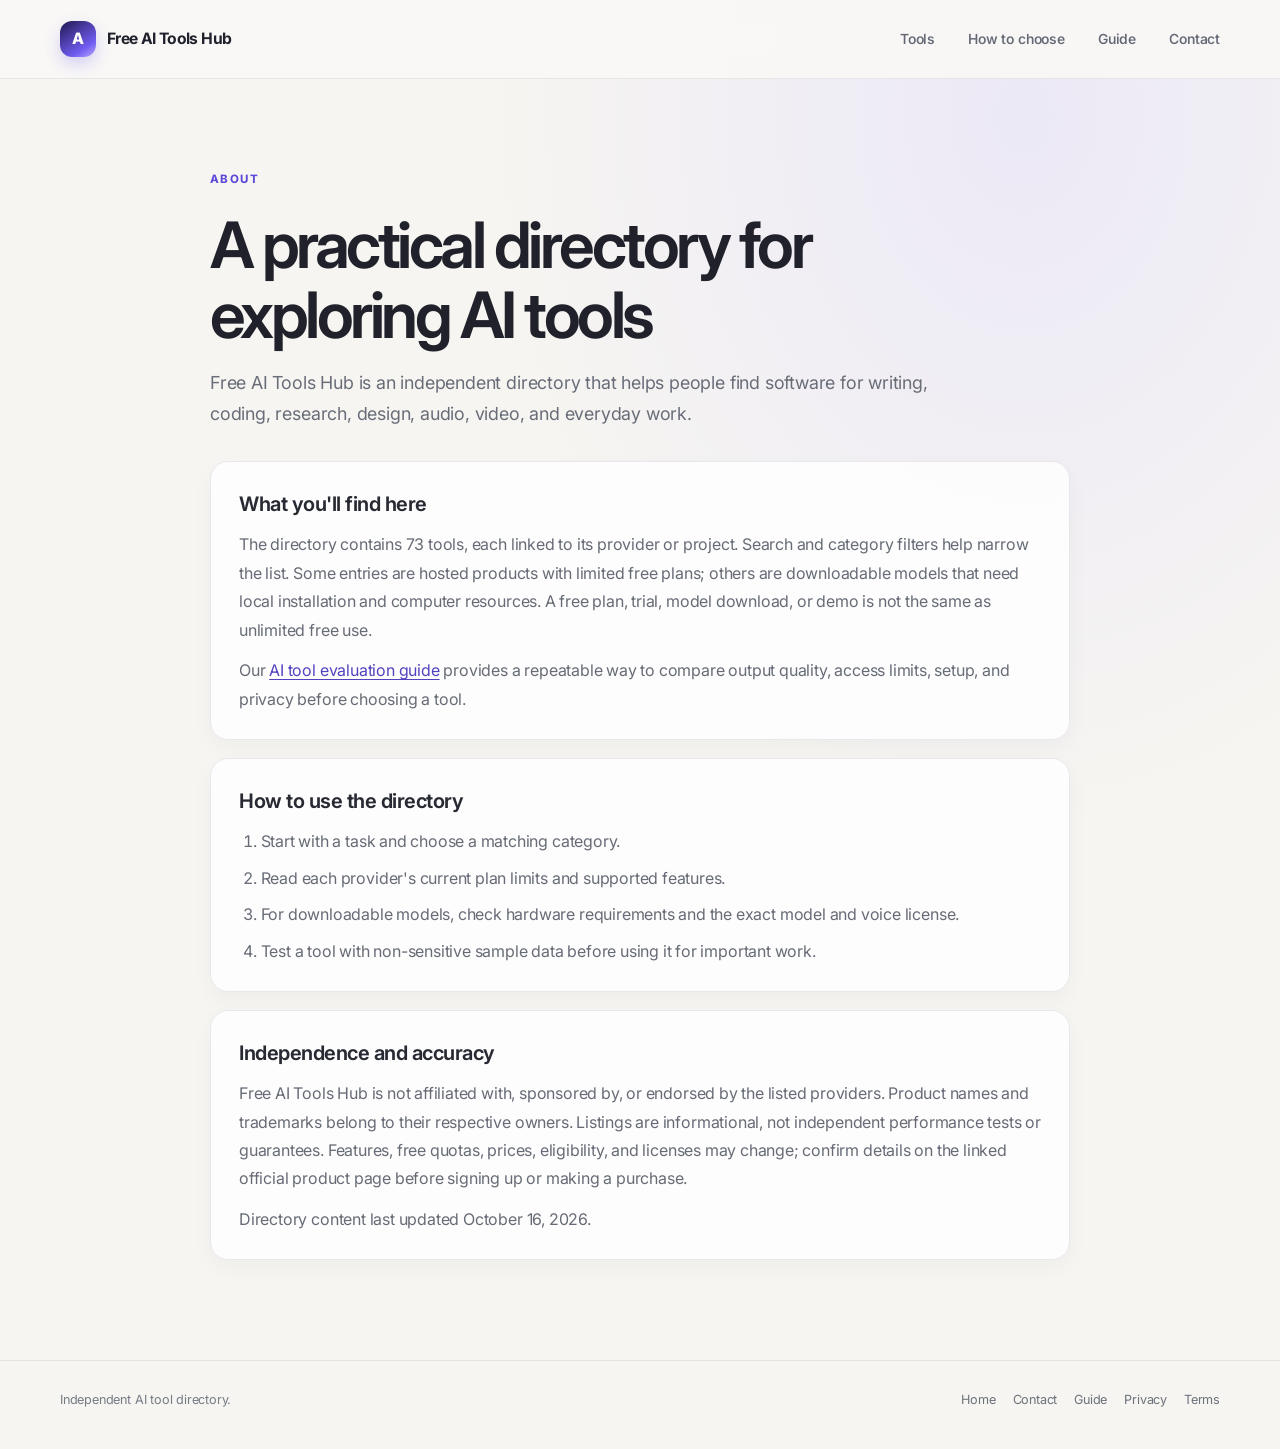
<file: about.html>
<!DOCTYPE html>
<html lang="en">
  <head>
    <meta charset="UTF-8" />
    <meta name="viewport" content="width=device-width, initial-scale=1.0" />
    <meta name="description" content="Learn what Free AI Tools Hub covers, how its directory is organized, and how to evaluate AI tools." />
    <meta name="robots" content="index, follow" />
    <title>About Free AI Tools Hub</title>
    <link rel="canonical" href="https://darkliger51214.github.io/free-ai-tools-hub/about.html" />
    <link rel="preconnect" href="https://fonts.googleapis.com" />
    <link rel="preconnect" href="https://fonts.gstatic.com" crossorigin />
    <link href="https://fonts.googleapis.com/css2?family=Inter:wght@400;500;600;700;800;900&display=swap" rel="stylesheet" />
    <script async src="https://pagead2.googlesyndication.com/pagead/js/adsbygoogle.js?client=ca-pub-6610064645332824" crossorigin="anonymous"></script>
    <link rel="stylesheet" href="styles.css" />
  </head>
  <body class="info-page">
    <header class="site-header">
      <div class="container navbar">
        <a class="logo-wrap" href="index.html" aria-label="Free AI Tools Hub home">
          <span class="logo-mark">A</span><span>Free AI Tools Hub</span>
        </a>
        <nav class="main-nav" aria-label="Main navigation">
          <a href="index.html#discover">Tools</a>
          <a href="index.html#categories">How to choose</a>
          <a href="guide.html">Guide</a>
          <a href="contact.html">Contact</a>
        </nav>
      </div>
    </header>
    <main class="container info-main">
      <span class="eyebrow">About</span>
      <h1>A practical directory for exploring AI tools</h1>
      <p class="info-lead">
        Free AI Tools Hub is an independent directory that helps people find software
        for writing, coding, research, design, audio, video, and everyday work.
      </p>

      <section class="info-card">
        <h2>What you'll find here</h2>
        <p>
          The directory contains 73 tools, each linked to its provider or
          project. Search and category filters help narrow the list. Some
          entries are hosted products with limited free plans; others are
          downloadable models that need local installation and computer
          resources. A free plan, trial, model download, or demo is not the
          same as unlimited free use.
        </p>
        <p>
          Our <a class="text-link" href="guide.html">AI tool evaluation guide</a>
          provides a repeatable way to compare output quality, access limits,
          setup, and privacy before choosing a tool.
        </p>
      </section>

      <section class="info-card">
        <h2>How to use the directory</h2>
        <ol>
          <li>Start with a task and choose a matching category.</li>
          <li>Read each provider's current plan limits and supported features.</li>
          <li>For downloadable models, check hardware requirements and the exact model and voice license.</li>
          <li>Test a tool with non-sensitive sample data before using it for important work.</li>
        </ol>
      </section>

      <section class="info-card">
        <h2>Independence and accuracy</h2>
        <p>
          Free AI Tools Hub is not affiliated with, sponsored by, or endorsed by the
          listed providers. Product names and trademarks belong to their
          respective owners. Listings are informational, not independent
          performance tests or guarantees. Features, free quotas, prices,
          eligibility, and licenses may change; confirm details on the linked
          official product page before signing up or making a purchase.
        </p>
        <p>Directory content last updated October 16, 2026.</p>
      </section>
    </main>
    <footer class="site-footer">
      <div class="container footer-inner">
        <p>Independent AI tool directory.</p>
        <nav class="footer-links" aria-label="Legal and contact links">
          <a href="index.html">Home</a><a href="contact.html">Contact</a>
          <a href="guide.html">Guide</a>
          <a href="privacy.html">Privacy</a><a href="terms.html">Terms</a>
        </nav>
      </div>
    </footer>
  </body>
</html>
</file>
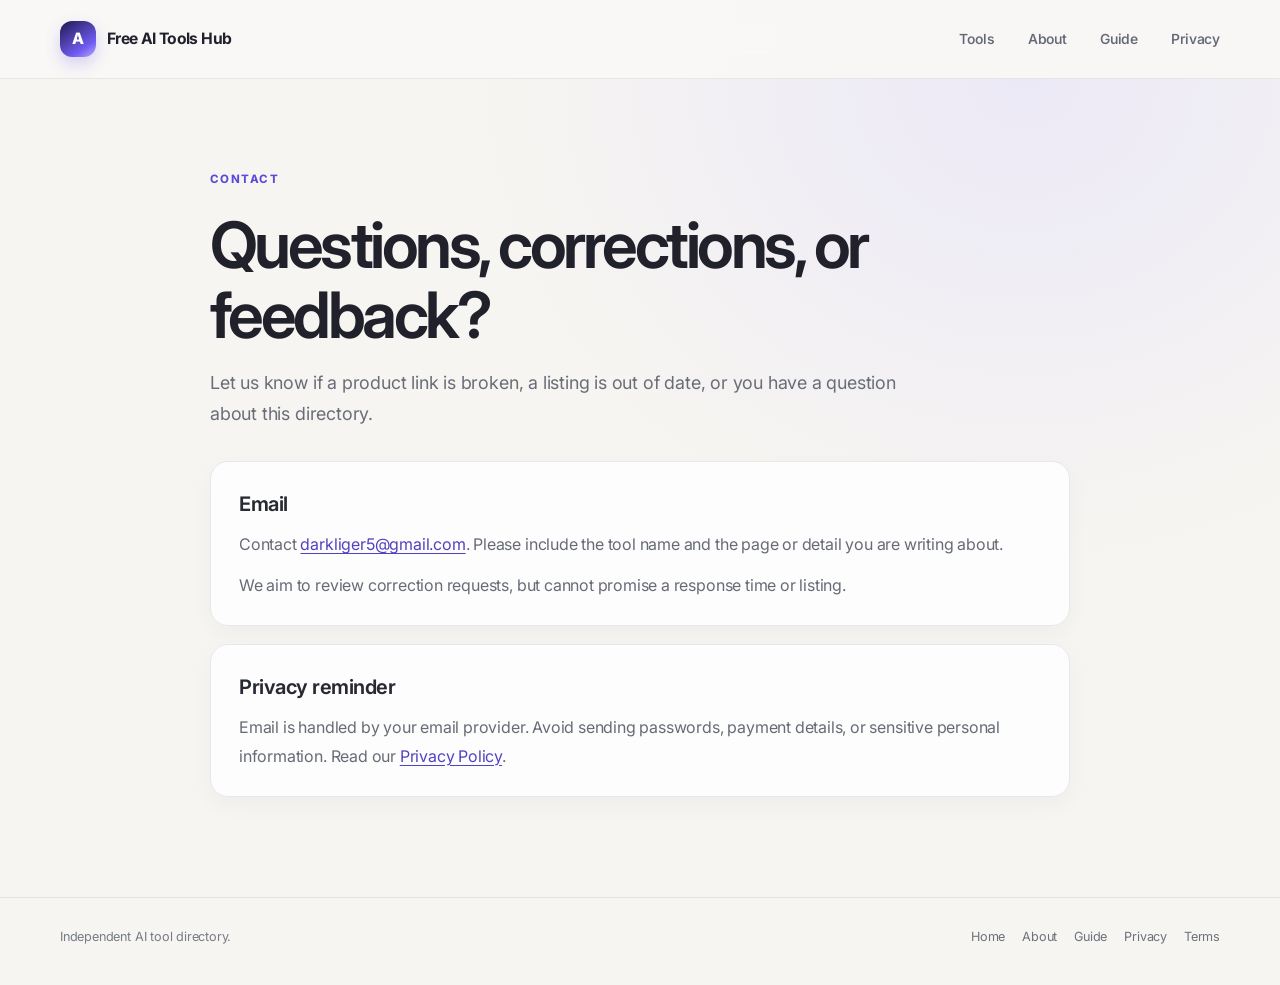
<file: contact.html>
<!DOCTYPE html>
<html lang="en">
  <head>
    <meta charset="UTF-8" />
    <meta name="viewport" content="width=device-width, initial-scale=1.0" />
    <meta name="description" content="Contact Free AI Tools Hub to report an issue, request a directory correction, or ask a question." />
    <meta name="robots" content="index, follow" />
    <title>Contact Free AI Tools Hub</title>
    <link rel="canonical" href="https://darkliger51214.github.io/free-ai-tools-hub/contact.html" />
    <link rel="preconnect" href="https://fonts.googleapis.com" />
    <link rel="preconnect" href="https://fonts.gstatic.com" crossorigin />
    <link href="https://fonts.googleapis.com/css2?family=Inter:wght@400;500;600;700;800;900&display=swap" rel="stylesheet" />
    <script async src="https://pagead2.googlesyndication.com/pagead/js/adsbygoogle.js?client=ca-pub-6610064645332824" crossorigin="anonymous"></script>
    <link rel="stylesheet" href="styles.css" />
  </head>
  <body class="info-page">
    <header class="site-header">
      <div class="container navbar">
        <a class="logo-wrap" href="index.html" aria-label="Free AI Tools Hub home">
          <span class="logo-mark">A</span><span>Free AI Tools Hub</span>
        </a>
        <nav class="main-nav" aria-label="Main navigation">
          <a href="index.html#discover">Tools</a>
          <a href="about.html">About</a>
          <a href="guide.html">Guide</a>
          <a href="privacy.html">Privacy</a>
        </nav>
      </div>
    </header>
    <main class="container info-main">
      <span class="eyebrow">Contact</span>
      <h1>Questions, corrections, or feedback?</h1>
      <p class="info-lead">
        Let us know if a product link is broken, a listing is out of date, or
        you have a question about this directory.
      </p>
      <section class="info-card">
        <h2>Email</h2>
        <p>
          Contact
          <a class="text-link" href="mailto:darkliger5@gmail.com">darkliger5@gmail.com</a>.
          Please include the tool name and the page or detail you are writing about.
        </p>
        <p>We aim to review correction requests, but cannot promise a response time or listing.</p>
      </section>
      <section class="info-card">
        <h2>Privacy reminder</h2>
        <p>
          Email is handled by your email provider. Avoid sending passwords,
          payment details, or sensitive personal information.
          Read our <a class="text-link" href="privacy.html">Privacy Policy</a>.
        </p>
      </section>
    </main>
    <footer class="site-footer">
      <div class="container footer-inner">
        <p>Independent AI tool directory.</p>
        <nav class="footer-links" aria-label="Legal and contact links">
          <a href="index.html">Home</a><a href="about.html">About</a>
          <a href="guide.html">Guide</a>
          <a href="privacy.html">Privacy</a><a href="terms.html">Terms</a>
        </nav>
      </div>
    </footer>
  </body>
</html>
</file>
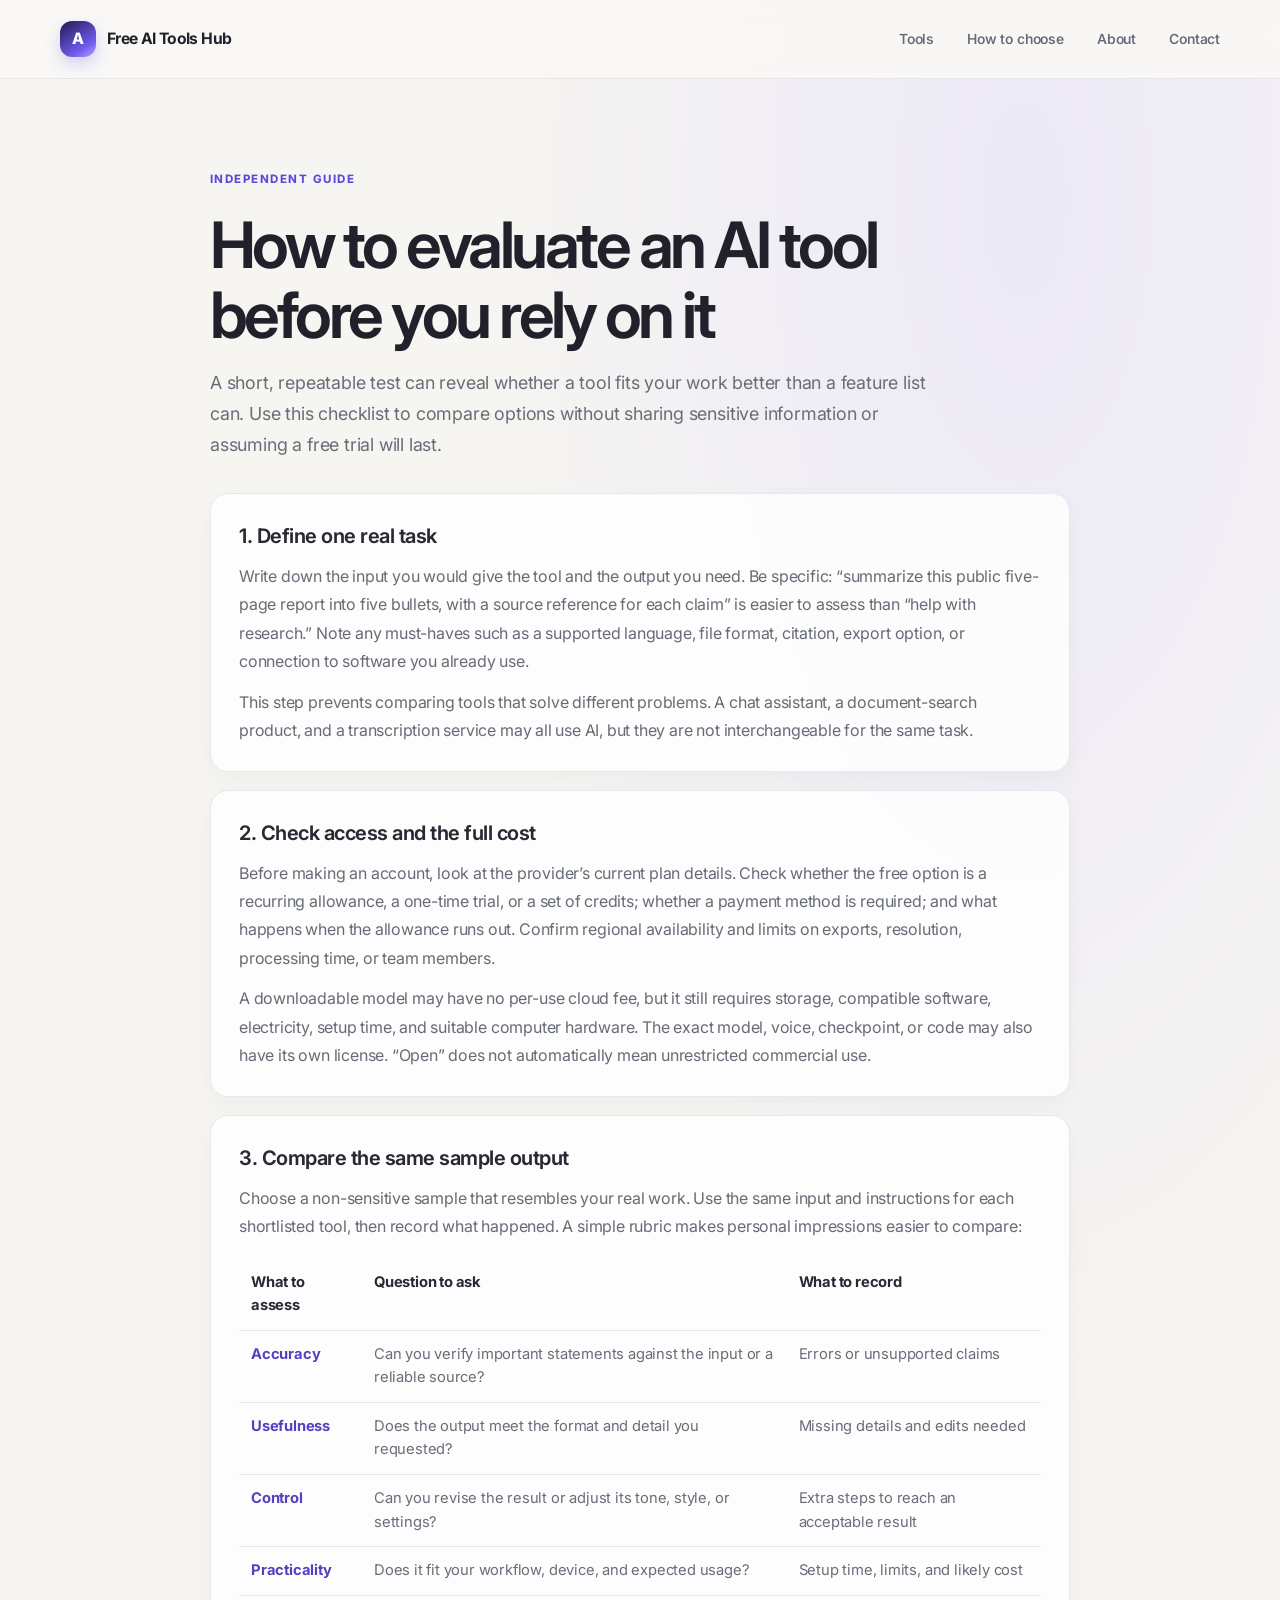
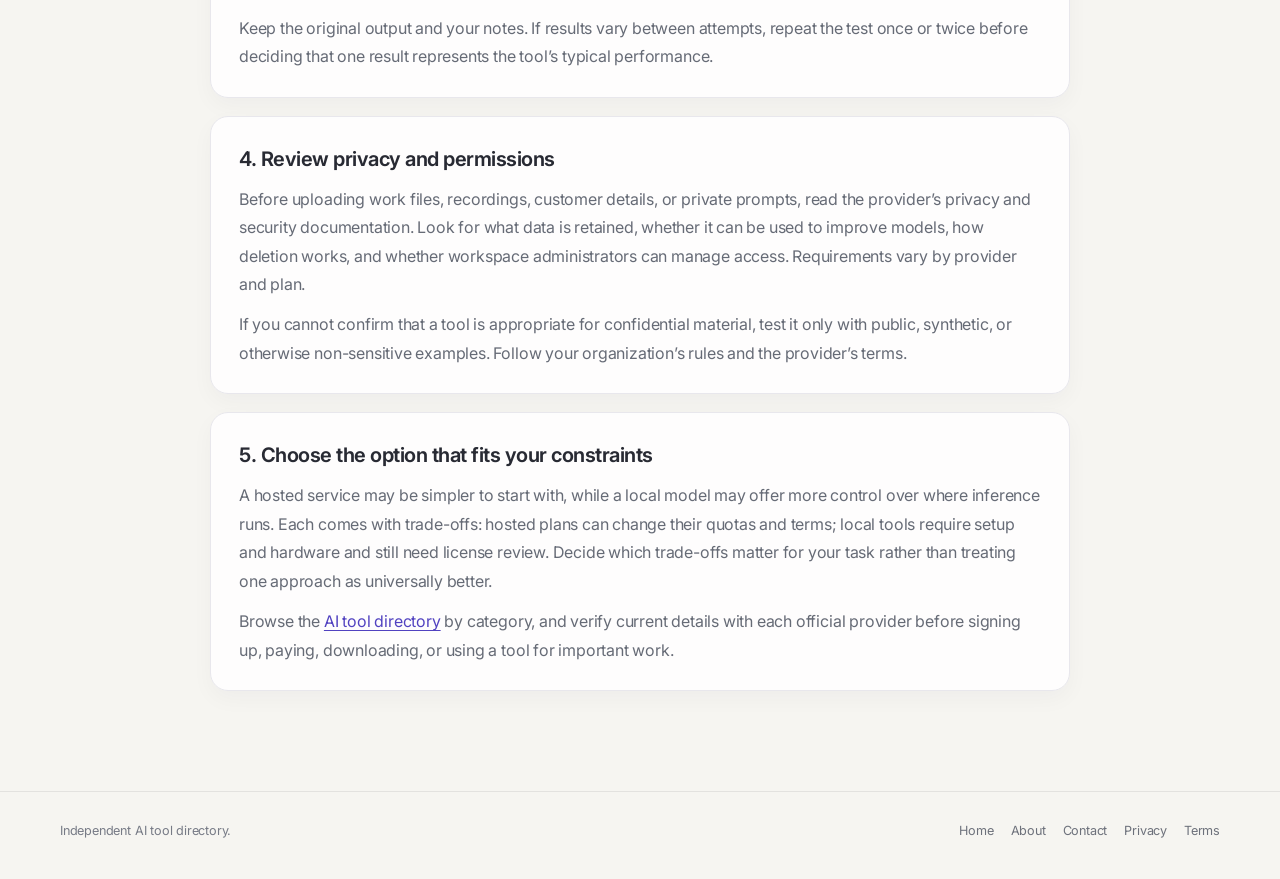
<file: guide.html>
<!DOCTYPE html>
<html lang="en">
  <head>
    <meta charset="UTF-8" />
    <meta name="viewport" content="width=device-width, initial-scale=1.0" />
    <meta name="description" content="A practical checklist for comparing AI tools by output quality, access limits, privacy, licensing, and setup." />
    <meta name="robots" content="index, follow" />
    <title>How to Evaluate an AI Tool | Free AI Tools Hub</title>
    <link rel="canonical" href="https://darkliger51214.github.io/free-ai-tools-hub/guide.html" />
    <link rel="preconnect" href="https://fonts.googleapis.com" />
    <link rel="preconnect" href="https://fonts.gstatic.com" crossorigin />
    <link href="https://fonts.googleapis.com/css2?family=Inter:wght@400;500;600;700;800;900&display=swap" rel="stylesheet" />
    <script async src="https://pagead2.googlesyndication.com/pagead/js/adsbygoogle.js?client=ca-pub-6610064645332824" crossorigin="anonymous"></script>
    <link rel="stylesheet" href="styles.css" />
  </head>
  <body class="info-page">
    <header class="site-header">
      <div class="container navbar">
        <a class="logo-wrap" href="index.html" aria-label="Free AI Tools Hub home">
          <span class="logo-mark">A</span><span>Free AI Tools Hub</span>
        </a>
        <nav class="main-nav" aria-label="Main navigation">
          <a href="index.html#discover">Tools</a>
          <a href="index.html#categories">How to choose</a>
          <a href="about.html">About</a>
          <a href="contact.html">Contact</a>
        </nav>
      </div>
    </header>
    <main class="container info-main">
      <span class="eyebrow">Independent guide</span>
      <h1>How to evaluate an AI tool before you rely on it</h1>
      <p class="info-lead">
        A short, repeatable test can reveal whether a tool fits your work better
        than a feature list can. Use this checklist to compare options without
        sharing sensitive information or assuming a free trial will last.
      </p>

      <section class="info-card">
        <h2>1. Define one real task</h2>
        <p>
          Write down the input you would give the tool and the output you need.
          Be specific: “summarize this public five-page report into five
          bullets, with a source reference for each claim” is easier to assess
          than “help with research.” Note any must-haves such as a supported
          language, file format, citation, export option, or connection to
          software you already use.
        </p>
        <p>
          This step prevents comparing tools that solve different problems. A
          chat assistant, a document-search product, and a transcription service
          may all use AI, but they are not interchangeable for the same task.
        </p>
      </section>

      <section class="info-card">
        <h2>2. Check access and the full cost</h2>
        <p>
          Before making an account, look at the provider’s current plan details.
          Check whether the free option is a recurring allowance, a one-time
          trial, or a set of credits; whether a payment method is required; and
          what happens when the allowance runs out. Confirm regional
          availability and limits on exports, resolution, processing time, or
          team members.
        </p>
        <p>
          A downloadable model may have no per-use cloud fee, but it still
          requires storage, compatible software, electricity, setup time, and
          suitable computer hardware. The exact model, voice, checkpoint, or
          code may also have its own license. “Open” does not automatically
          mean unrestricted commercial use.
        </p>
      </section>

      <section class="info-card">
        <h2>3. Compare the same sample output</h2>
        <p>
          Choose a non-sensitive sample that resembles your real work. Use the
          same input and instructions for each shortlisted tool, then record
          what happened. A simple rubric makes personal impressions easier to
          compare:
        </p>
        <div class="guide-table-wrap">
          <table>
            <thead>
              <tr>
                <th scope="col">What to assess</th>
                <th scope="col">Question to ask</th>
                <th scope="col">What to record</th>
              </tr>
            </thead>
            <tbody>
              <tr>
                <th scope="row">Accuracy</th>
                <td>Can you verify important statements against the input or a reliable source?</td>
                <td>Errors or unsupported claims</td>
              </tr>
              <tr>
                <th scope="row">Usefulness</th>
                <td>Does the output meet the format and detail you requested?</td>
                <td>Missing details and edits needed</td>
              </tr>
              <tr>
                <th scope="row">Control</th>
                <td>Can you revise the result or adjust its tone, style, or settings?</td>
                <td>Extra steps to reach an acceptable result</td>
              </tr>
              <tr>
                <th scope="row">Practicality</th>
                <td>Does it fit your workflow, device, and expected usage?</td>
                <td>Setup time, limits, and likely cost</td>
              </tr>
            </tbody>
          </table>
        </div>
        <p>
          Keep the original output and your notes. If results vary between
          attempts, repeat the test once or twice before deciding that one
          result represents the tool’s typical performance.
        </p>
      </section>

      <section class="info-card">
        <h2>4. Review privacy and permissions</h2>
        <p>
          Before uploading work files, recordings, customer details, or private
          prompts, read the provider’s privacy and security documentation. Look
          for what data is retained, whether it can be used to improve models,
          how deletion works, and whether workspace administrators can manage
          access. Requirements vary by provider and plan.
        </p>
        <p>
          If you cannot confirm that a tool is appropriate for confidential
          material, test it only with public, synthetic, or otherwise
          non-sensitive examples. Follow your organization’s rules and the
          provider’s terms.
        </p>
      </section>

      <section class="info-card">
        <h2>5. Choose the option that fits your constraints</h2>
        <p>
          A hosted service may be simpler to start with, while a local model
          may offer more control over where inference runs. Each comes with
          trade-offs: hosted plans can change their quotas and terms; local
          tools require setup and hardware and still need license review.
          Decide which trade-offs matter for your task rather than treating one
          approach as universally better.
        </p>
        <p>
          Browse the <a class="text-link" href="index.html#discover">AI tool directory</a>
          by category, and verify current details with each official provider
          before signing up, paying, downloading, or using a tool for important
          work.
        </p>
      </section>
    </main>
    <footer class="site-footer">
      <div class="container footer-inner">
        <p>Independent AI tool directory.</p>
        <nav class="footer-links" aria-label="Legal and contact links">
          <a href="index.html">Home</a><a href="about.html">About</a>
          <a href="contact.html">Contact</a><a href="privacy.html">Privacy</a>
          <a href="terms.html">Terms</a>
        </nav>
      </div>
    </footer>
  </body>
</html>
</file>
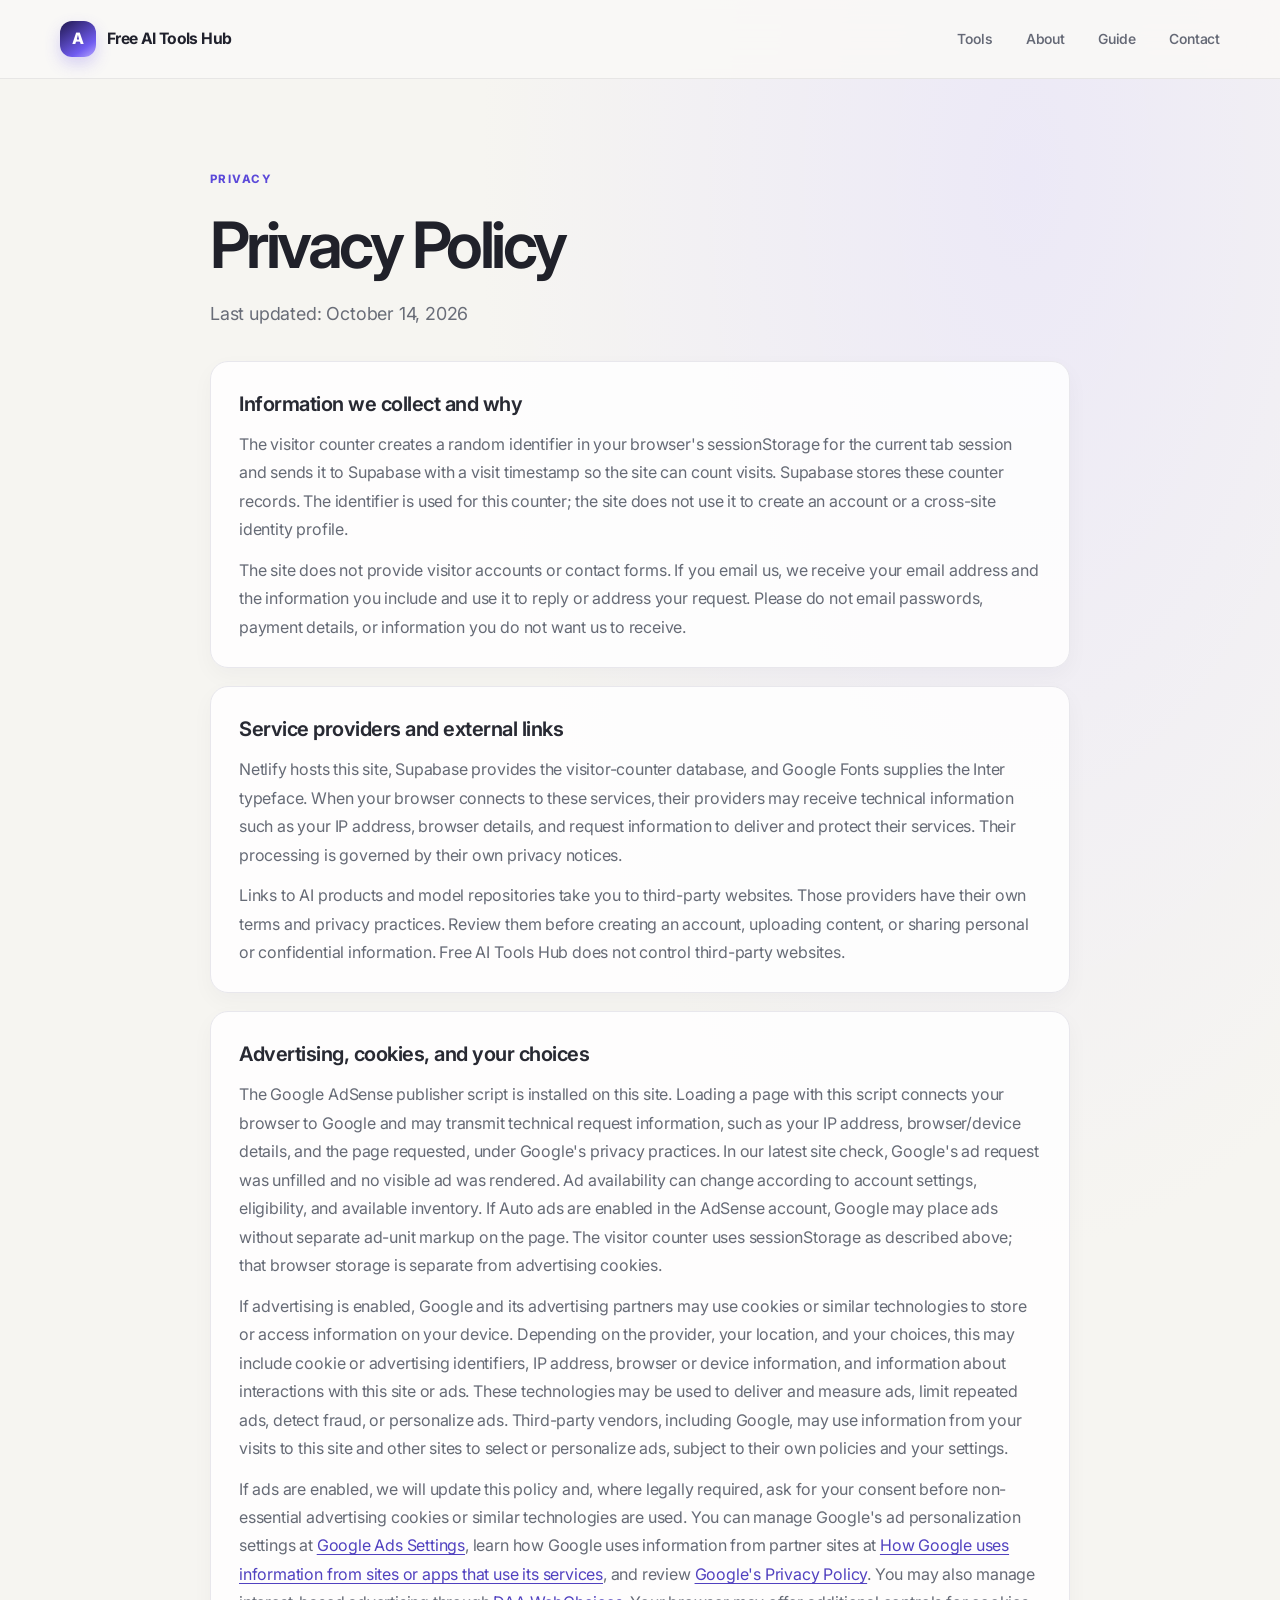
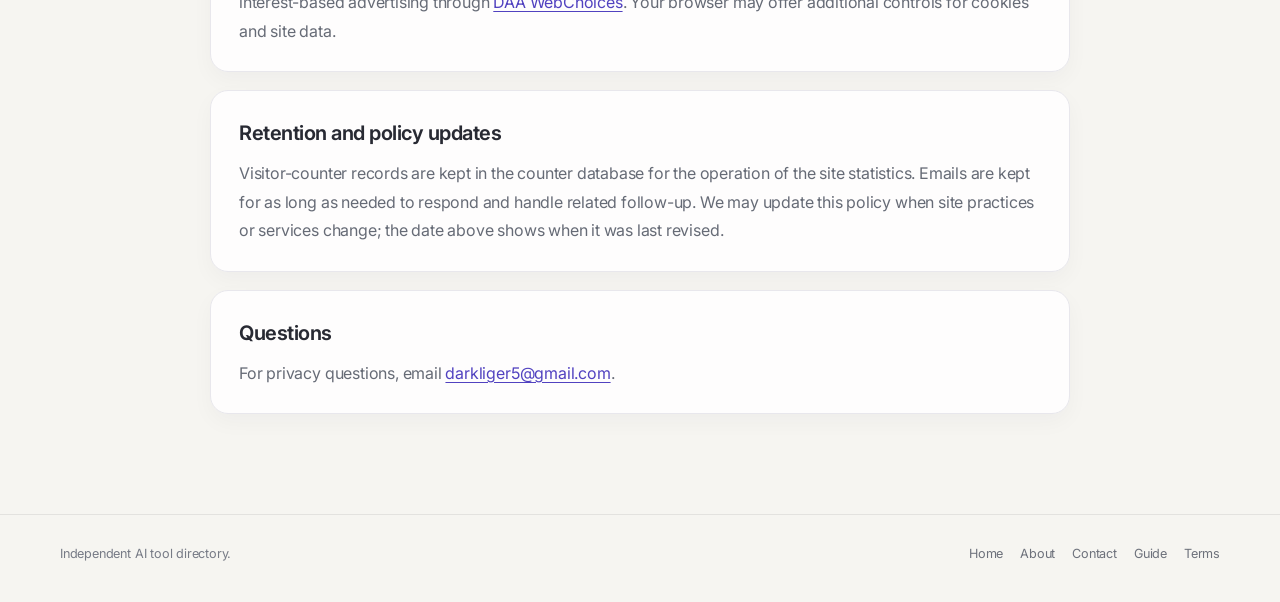
<file: privacy.html>
<!DOCTYPE html>
<html lang="en">
  <head>
    <meta charset="UTF-8" />
    <meta name="viewport" content="width=device-width, initial-scale=1.0" />
    <meta name="description" content="Learn what information Free AI Tools Hub uses, how the visitor counter works, and how advertising and third-party services may use data." />
    <meta name="robots" content="index, follow" />
    <title>Privacy Policy | Free AI Tools Hub</title>
    <link rel="canonical" href="https://darkliger51214.github.io/free-ai-tools-hub/privacy.html" />
    <link rel="preconnect" href="https://fonts.googleapis.com" />
    <link rel="preconnect" href="https://fonts.gstatic.com" crossorigin />
    <link href="https://fonts.googleapis.com/css2?family=Inter:wght@400;500;600;700;800;900&display=swap" rel="stylesheet" />
    <script async src="https://pagead2.googlesyndication.com/pagead/js/adsbygoogle.js?client=ca-pub-6610064645332824" crossorigin="anonymous"></script>
    <link rel="stylesheet" href="styles.css" />
  </head>
  <body class="info-page">
    <header class="site-header">
      <div class="container navbar">
        <a class="logo-wrap" href="index.html" aria-label="Free AI Tools Hub home">
          <span class="logo-mark">A</span><span>Free AI Tools Hub</span>
        </a>
        <nav class="main-nav" aria-label="Main navigation">
          <a href="index.html#discover">Tools</a>
          <a href="about.html">About</a>
          <a href="guide.html">Guide</a>
          <a href="contact.html">Contact</a>
        </nav>
      </div>
    </header>
    <main class="container info-main">
      <span class="eyebrow">Privacy</span>
      <h1>Privacy Policy</h1>
      <p class="info-lead">Last updated: October 14, 2026</p>

      <section class="info-card">
        <h2>Information we collect and why</h2>
        <p>
          The visitor counter creates a random identifier in your browser's
          sessionStorage for the current tab session and sends it to Supabase
          with a visit timestamp so the site can count visits. Supabase stores
          these counter records. The identifier is used for this counter; the
          site does not use it to create an account or a cross-site identity
          profile.
        </p>
        <p>
          The site does not provide visitor accounts or contact forms. If you
          email us, we receive your email address and the information you
          include and use it to reply or address your request. Please do not
          email passwords, payment details, or information you do not want us
          to receive.
        </p>
      </section>

      <section class="info-card">
        <h2>Service providers and external links</h2>
        <p>
          Netlify hosts this site, Supabase provides the visitor-counter
          database, and Google Fonts supplies the Inter typeface. When your
          browser connects to these services, their providers may receive
          technical information such as your IP address, browser details, and
          request information to deliver and protect their services. Their
          processing is governed by their own privacy notices.
        </p>
        <p>
          Links to AI products and model repositories take you to third-party
          websites. Those providers have their own terms and privacy practices.
          Review them before creating an account, uploading content, or sharing
          personal or confidential information. Free AI Tools Hub does not control
          third-party websites.
        </p>
      </section>

      <section class="info-card">
        <h2>Advertising, cookies, and your choices</h2>
        <p>
          The Google AdSense publisher script is installed on this site.
          Loading a page with this script connects your browser to Google and
          may transmit technical request information, such as your IP address,
          browser/device details, and the page requested, under Google's
          privacy practices. In our latest site check, Google's ad request was
          unfilled and no visible ad was rendered. Ad availability can change
          according to account settings, eligibility, and available inventory.
          If Auto ads are enabled in the AdSense account, Google may place ads
          without separate ad-unit markup on the page. The visitor counter
          uses sessionStorage as described above; that browser storage is
          separate from advertising cookies.
        </p>
        <p>
          If advertising is enabled, Google and its advertising partners may
          use cookies or similar technologies to store or access
          information on your device. Depending on the provider, your location,
          and your choices, this may include cookie or advertising identifiers,
          IP address, browser or device information, and information about
          interactions with this site or ads. These technologies may be used
          to deliver and measure ads, limit repeated ads, detect fraud, or
          personalize ads. Third-party vendors, including Google, may use
          information from your visits to this site and other sites to select
          or personalize ads, subject to their own policies and your settings.
        </p>
        <p>
          If ads are enabled, we will update this policy and, where legally
          required, ask for your consent before non-essential advertising
          cookies or similar technologies are used. You can manage Google's
          ad personalization settings at
          <a class="text-link" href="https://adssettings.google.com/" target="_blank" rel="noopener noreferrer">Google Ads Settings</a>,
          learn how Google uses information from partner sites at
          <a class="text-link" href="https://policies.google.com/technologies/partner-sites" target="_blank" rel="noopener noreferrer">How Google uses information from sites or apps that use its services</a>,
          and review
          <a class="text-link" href="https://policies.google.com/privacy" target="_blank" rel="noopener noreferrer">Google's Privacy Policy</a>.
          You may also manage interest-based advertising through
          <a class="text-link" href="https://www.aboutads.info/choices/" target="_blank" rel="noopener noreferrer">DAA WebChoices</a>.
          Your browser may offer additional controls for cookies and site data.
        </p>
      </section>

      <section class="info-card">
        <h2>Retention and policy updates</h2>
        <p>
          Visitor-counter records are kept in the counter database for the
          operation of the site statistics. Emails are kept for as long as
          needed to respond and handle related follow-up. We may update this
          policy when site practices or services change; the date above shows
          when it was last revised.
        </p>
      </section>

      <section class="info-card">
        <h2>Questions</h2>
        <p>
          For privacy questions, email
          <a class="text-link" href="mailto:darkliger5@gmail.com">darkliger5@gmail.com</a>.
        </p>
      </section>
    </main>
    <footer class="site-footer">
      <div class="container footer-inner">
        <p>Independent AI tool directory.</p>
        <nav class="footer-links" aria-label="Legal and contact links">
          <a href="index.html">Home</a><a href="about.html">About</a>
          <a href="contact.html">Contact</a><a href="guide.html">Guide</a>
          <a href="terms.html">Terms</a>
        </nav>
      </div>
    </footer>
  </body>
</html>
</file>
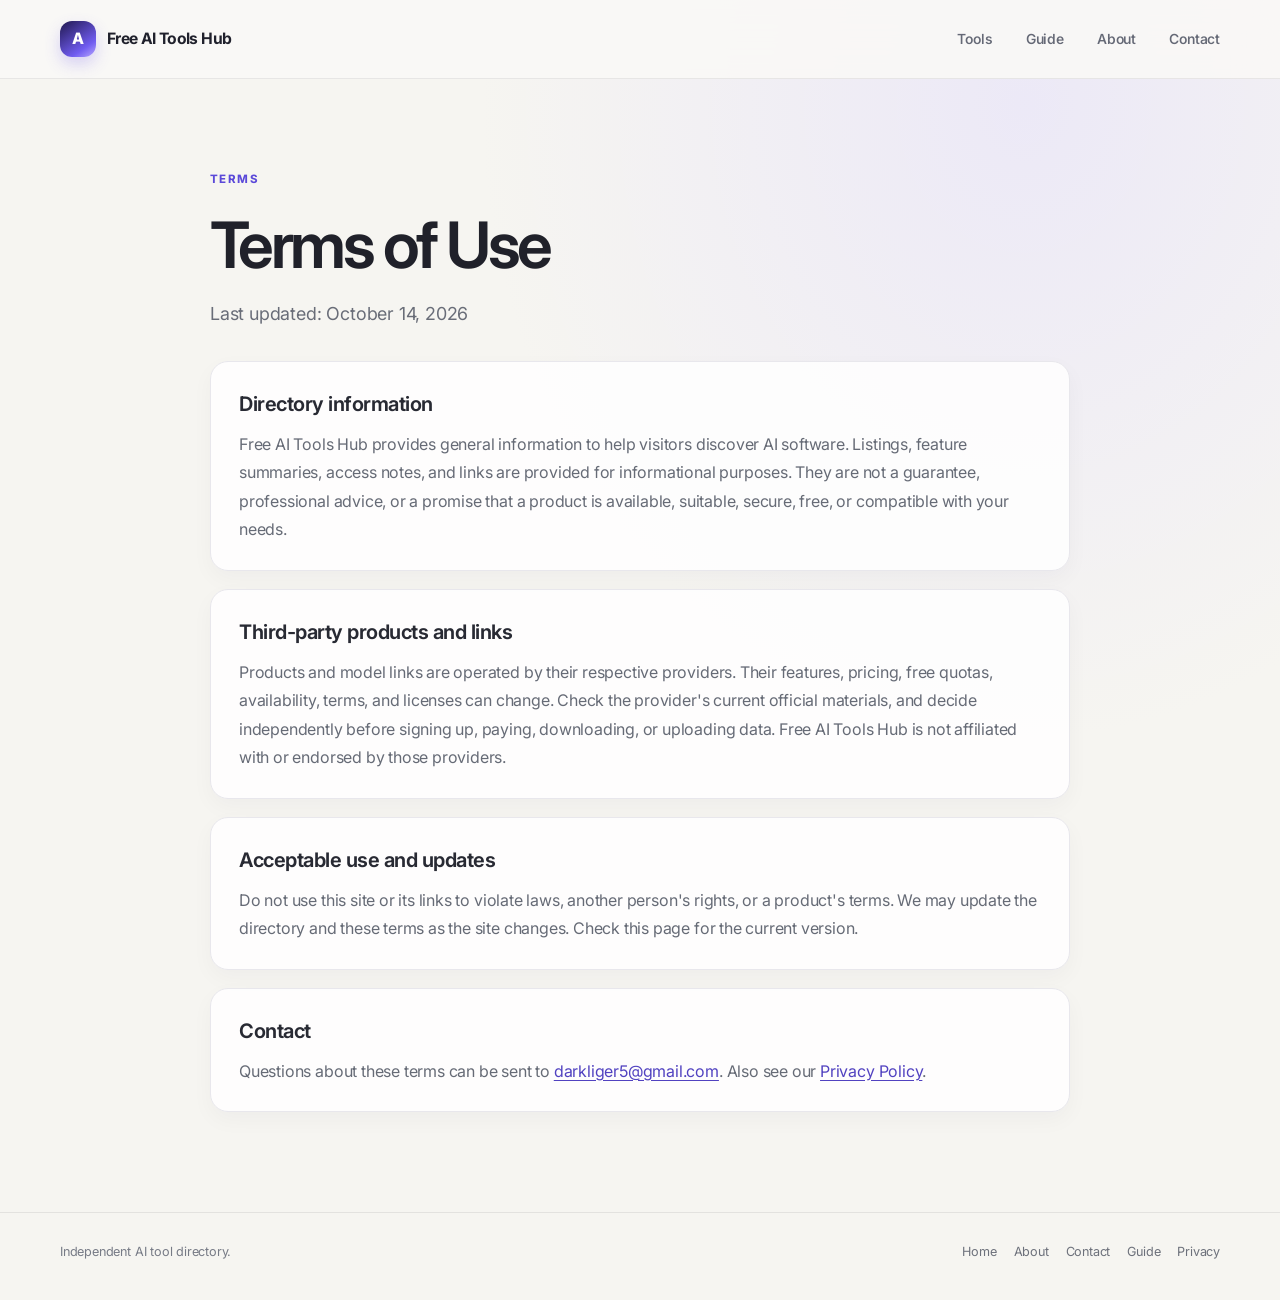
<file: terms.html>
<!DOCTYPE html>
<html lang="en">
  <head>
    <meta charset="UTF-8" />
    <meta name="viewport" content="width=device-width, initial-scale=1.0" />
    <meta name="description" content="Terms for using the Free AI Tools Hub independent AI software directory." />
    <meta name="robots" content="index, follow" />
    <title>Terms of Use | Free AI Tools Hub</title>
    <link rel="canonical" href="https://darkliger51214.github.io/free-ai-tools-hub/terms.html" />
    <link rel="preconnect" href="https://fonts.googleapis.com" />
    <link rel="preconnect" href="https://fonts.gstatic.com" crossorigin />
    <link href="https://fonts.googleapis.com/css2?family=Inter:wght@400;500;600;700;800;900&display=swap" rel="stylesheet" />
    <script async src="https://pagead2.googlesyndication.com/pagead/js/adsbygoogle.js?client=ca-pub-6610064645332824" crossorigin="anonymous"></script>
    <link rel="stylesheet" href="styles.css" />
  </head>
  <body class="info-page">
    <header class="site-header">
      <div class="container navbar">
        <a class="logo-wrap" href="index.html" aria-label="Free AI Tools Hub home">
          <span class="logo-mark">A</span><span>Free AI Tools Hub</span>
        </a>
        <nav class="main-nav" aria-label="Main navigation">
          <a href="index.html#discover">Tools</a>
          <a href="guide.html">Guide</a>
          <a href="about.html">About</a>
          <a href="contact.html">Contact</a>
        </nav>
      </div>
    </header>
    <main class="container info-main">
      <span class="eyebrow">Terms</span>
      <h1>Terms of Use</h1>
      <p class="info-lead">Last updated: October 14, 2026</p>

      <section class="info-card">
        <h2>Directory information</h2>
        <p>
          Free AI Tools Hub provides general information to help visitors discover AI
          software. Listings, feature summaries, access notes, and links are
          provided for informational purposes. They are not a guarantee,
          professional advice, or a promise that a product is available,
          suitable, secure, free, or compatible with your needs.
        </p>
      </section>

      <section class="info-card">
        <h2>Third-party products and links</h2>
        <p>
          Products and model links are operated by their respective providers.
          Their features, pricing, free quotas, availability, terms, and
          licenses can change. Check the provider's current official materials,
          and decide independently before signing up, paying, downloading, or
          uploading data. Free AI Tools Hub is not affiliated with or endorsed by
          those providers.
        </p>
      </section>

      <section class="info-card">
        <h2>Acceptable use and updates</h2>
        <p>
          Do not use this site or its links to violate laws, another person's
          rights, or a product's terms. We may update the directory and these
          terms as the site changes. Check this page for the current version.
        </p>
      </section>

      <section class="info-card">
        <h2>Contact</h2>
        <p>
          Questions about these terms can be sent to
          <a class="text-link" href="mailto:darkliger5@gmail.com">darkliger5@gmail.com</a>.
          Also see our <a class="text-link" href="privacy.html">Privacy Policy</a>.
        </p>
      </section>
    </main>
    <footer class="site-footer">
      <div class="container footer-inner">
        <p>Independent AI tool directory.</p>
        <nav class="footer-links" aria-label="Legal and contact links">
          <a href="index.html">Home</a><a href="about.html">About</a>
          <a href="contact.html">Contact</a><a href="guide.html">Guide</a>
          <a href="privacy.html">Privacy</a>
        </nav>
      </div>
    </footer>
  </body>
</html>
</file>
<file: styles.css>
:root {
  --bg: #0b1020;
  --bg-soft: #121a2b;
  --panel: rgba(15, 22, 38, 0.8);
  --panel-strong: #111827;
  --card: #f8f9ff;
  --text: #e6ebff;
  --muted: #9aa7c2;
  --primary: #7c5cff;
  --primary-2: #a78bfa;
  --green: #38d39f;
  --blue: #4ca6ff;
  --orange: #ffb454;
  --pink: #ff75b8;
  --shadow: 0 30px 60px rgba(14, 17, 30, 0.35);
}

* {
  box-sizing: border-box;
  margin: 0;
  padding: 0;
}

html {
  scroll-behavior: smooth;
}

body {
  font-family: "Inter", sans-serif;
  background: linear-gradient(180deg, #08101f 0%, #0e1628 100%);
  color: var(--text);
  line-height: 1.6;
}

a {
  color: inherit;
  text-decoration: none;
}

a:focus-visible,
button:focus-visible,
input:focus-visible {
  outline: 3px solid #b7a8ff;
  outline-offset: 3px;
}

button,
input {
  font: inherit;
}

.container {
  width: min(1180px, calc(100% - 32px));
  margin: 0 auto;
}

.site-header {
  position: sticky;
  top: 0;
  z-index: 20;
  backdrop-filter: blur(18px);
  background: rgba(8, 16, 31, 0.72);
  border-bottom: 1px solid rgba(255, 255, 255, 0.06);
}

.navbar {
  display: flex;
  align-items: center;
  justify-content: space-between;
  min-height: 80px;
}

.logo-wrap {
  display: flex;
  align-items: center;
  gap: 10px;
  font-weight: 700;
}

.logo-mark {
  width: 32px;
  height: 32px;
  display: grid;
  place-items: center;
  border-radius: 10px;
  background: linear-gradient(135deg, var(--primary), var(--primary-2));
  color: #fff;
  font-weight: 800;
}

.main-nav,
.nav-actions,
.hero-actions,
.hero-proof,
.footer-links {
  display: flex;
  align-items: center;
}

.main-nav {
  gap: 26px;
  color: var(--muted);
}

.main-nav a:hover {
  color: var(--text);
}

.nav-actions {
  gap: 12px;
}

.btn {
  border: 0;
  border-radius: 12px;
  padding: 0.9rem 1.35rem;
  font-weight: 600;
  cursor: pointer;
  transition: transform 0.2s ease, opacity 0.2s ease;
}

.btn:hover {
  transform: translateY(-1px);
}

.btn-primary {
  background: linear-gradient(135deg, var(--primary), var(--primary-2));
  color: white;
  box-shadow: 0 18px 34px rgba(124, 92, 255, 0.35);
}

.btn-secondary,
.btn-ghost {
  background: rgba(255, 255, 255, 0.04);
  color: var(--text);
  border: 1px solid rgba(255, 255, 255, 0.08);
}

.full {
  width: 100%;
}

.hero {
  padding: 76px 0 40px;
}

.hero-grid {
  display: grid;
  grid-template-columns: 1.2fr 0.8fr;
  align-items: center;
  gap: 48px;
}

.eyebrow {
  display: inline-block;
  padding: 0.45rem 0.8rem;
  margin-bottom: 18px;
  border-radius: 999px;
  background: rgba(124, 92, 255, 0.12);
  border: 1px solid rgba(167, 139, 250, 0.2);
  color: #d6d1ff;
  font-size: 0.78rem;
  letter-spacing: 0.08em;
  text-transform: uppercase;
  font-weight: 700;
}

.hero-copy h1 {
  font-size: clamp(2.7rem, 4vw, 5rem);
  line-height: 1.02;
  letter-spacing: -0.06em;
  margin-bottom: 18px;
}

.hero-copy p {
  max-width: 610px;
  color: var(--muted);
  font-size: 1.05rem;
}

.hero-actions {
  gap: 16px;
  margin: 28px 0 24px;
}

.hero-proof {
  gap: 30px;
  list-style: none;
  color: var(--muted);
  flex-wrap: wrap;
}

.hero-proof strong {
  display: block;
  color: var(--text);
  font-size: 1.1rem;
  margin-bottom: 4px;
}

.hero-panel {
  position: relative;
  min-height: 520px;
  display: grid;
  place-items: center;
}

.mini-card {
  position: relative;
  width: min(100%, 420px);
  background: rgba(255, 255, 255, 0.04);
  border: 1px solid rgba(255, 255, 255, 0.08);
  border-radius: 28px;
  padding: 30px 26px;
  box-shadow: var(--shadow);
}

.tag {
  display: inline-block;
  padding: 0.38rem 0.7rem;
  border-radius: 999px;
  font-size: 0.7rem;
  font-weight: 700;
  margin-bottom: 12px;
}

.tag.purple {
  background: rgba(124, 92, 255, 0.12);
  color: #d9d1ff;
}

.mini-card h3 {
  font-size: 2.2rem;
  margin-bottom: 10px;
}

.mini-card p {
  color: var(--muted);
  margin-bottom: 18px;
}

.mini-meta {
  display: flex;
  justify-content: space-between;
  align-items: center;
  color: var(--muted);
  font-size: 0.9rem;
}

.floating-card {
  position: absolute;
  display: flex;
  gap: 12px;
  align-items: center;
  background: rgba(17, 25, 40, 0.75);
  border: 1px solid rgba(255, 255, 255, 0.06);
  padding: 16px 18px;
  border-radius: 18px;
  box-shadow: var(--shadow);
}

.floating-card strong {
  display: block;
  font-size: 1.2rem;
}

.floating-card small {
  color: var(--muted);
}

.card-one {
  left: 0;
  bottom: 30px;
}

.card-two {
  right: 12px;
  top: 26px;
}

.dot {
  display: inline-block;
  width: 12px;
  height: 12px;
  border-radius: 50%;
}

.dot.green {
  background: var(--green);
}

.dot.blue {
  background: var(--blue);
}

.visitors {
  padding: 20px 0 0;
}

.visitor-box {
  display: flex;
  align-items: center;
  justify-content: space-between;
  gap: 20px;
  background: linear-gradient(135deg, rgba(124, 92, 255, 0.12), rgba(76, 166, 255, 0.08));
  border: 1px solid rgba(255, 255, 255, 0.08);
  border-radius: 24px;
  padding: 22px 28px;
  box-shadow: 0 18px 36px rgba(9, 12, 20, 0.24);
}

.visitor-stat {
  display: flex;
  align-items: baseline;
  gap: 10px;
  color: var(--text);
}

.visitor-stat span {
  font-size: clamp(2rem, 4vw, 3.2rem);
  font-weight: 800;
  letter-spacing: -0.06em;
}

.visitor-stat small {
  color: var(--muted);
  font-size: 0.9rem;
  text-transform: uppercase;
  letter-spacing: 0.08em;
}

.visitor-box p {
  color: var(--muted);
  font-size: 0.98rem;
}

.visitor-box [role="status"] {
  display: block;
  margin-top: 4px;
  color: var(--muted);
  font-size: 0.82rem;
}

.discover,
.features,
.steps,
.editorial {
  padding: 100px 0;
}

.section-heading {
  margin-bottom: 34px;
}

.section-heading.center {
  text-align: center;
}

.section-heading h2 {
  font-size: clamp(2rem, 3vw, 3rem);
  line-height: 1.1;
  letter-spacing: -0.05em;
}

.catalog-note {
  max-width: 820px;
  margin: -16px 0 26px;
  color: var(--muted);
  font-size: 0.94rem;
}

.toolbar {
  display: flex;
  justify-content: space-between;
  align-items: center;
  gap: 20px;
  flex-wrap: wrap;
  margin-bottom: 28px;
}

.search-box {
  width: min(100%, 420px);
  display: flex;
  align-items: center;
  gap: 10px;
  background: rgba(255, 255, 255, 0.03);
  border: 1px solid rgba(255, 255, 255, 0.08);
  border-radius: 14px;
  padding: 0.9rem 1rem;
}

.search-box svg {
  width: 18px;
  height: 18px;
  fill: var(--muted);
}

.search-box input {
  background: transparent;
  border: 0;
  color: var(--text);
  width: 100%;
  outline: none;
}

.search-box input::placeholder {
  color: var(--muted);
}

.filter-group {
  display: flex;
  align-items: center;
  flex-wrap: wrap;
  gap: 10px;
}

.filter-btn {
  background: rgba(255, 255, 255, 0.03);
  border: 1px solid rgba(255, 255, 255, 0.08);
  color: var(--text);
  border-radius: 999px;
  padding: 0.7rem 1rem;
  cursor: pointer;
  transition: all 0.2s ease;
}

.filter-btn.active {
  background: linear-gradient(135deg, var(--primary), var(--primary-2));
  border-color: transparent;
}

.tool-grid,
.feature-grid,
.steps-grid,
.editorial-grid {
  display: grid;
  gap: 22px;
}

.tool-grid {
  grid-template-columns: repeat(3, minmax(0, 1fr));
}

.tool-card {
  background: rgba(255, 255, 255, 0.03);
  border: 1px solid rgba(255, 255, 255, 0.08);
  border-radius: 24px;
  padding: 24px;
  box-shadow: 0 20px 40px rgba(9, 12, 20, 0.3);
  transition: transform 0.2s ease, border-color 0.2s ease;
}

.tool-card:hover {
  transform: translateY(-4px);
  border-color: rgba(124, 92, 255, 0.35);
}

.tool-card.hidden {
  display: none;
}

.tool-head {
  display: flex;
  align-items: center;
  justify-content: space-between;
  margin-bottom: 18px;
}

.tool-icon {
  width: 44px;
  height: 44px;
  border-radius: 14px;
  display: grid;
  place-items: center;
  font-weight: 800;
}

.tool-icon.purple { background: rgba(124, 92, 255, 0.18); color: #d4c8ff; }
.tool-icon.blue { background: rgba(76, 166, 255, 0.18); color: #caf0ff; }
.tool-icon.orange { background: rgba(255, 180, 84, 0.14); color: #ffdca8; }
.tool-icon.pink { background: rgba(255, 117, 184, 0.14); color: #ffd1ea; }
.tool-icon.green { background: rgba(56, 211, 159, 0.14); color: #b9f0d9; }
.tool-icon.red { background: rgba(255, 94, 94, 0.14); color: #ffc0c0; }

.rating {
  color: #ffd76a;
  font-weight: 700;
  font-size: 0.9rem;
}

.access-badge {
  max-width: 180px;
  padding: 0.4rem 0.65rem;
  border: 1px solid rgba(56, 211, 159, 0.22);
  border-radius: 999px;
  background: rgba(56, 211, 159, 0.09);
  color: #b9f0d9;
  font-size: 0.7rem;
  font-weight: 700;
  line-height: 1.35;
  text-align: right;
}

.tool-card h3 {
  font-size: 1.5rem;
  margin-bottom: 12px;
}

.tool-card p {
  color: var(--muted);
  margin-bottom: 18px;
}

.tool-card ul {
  list-style: none;
  display: grid;
  gap: 8px;
  margin-bottom: 20px;
  color: #dfe7ff;
}

.tool-card li::before {
  content: "•";
  color: var(--primary-2);
  margin-right: 8px;
}

.tool-card a {
  color: #d9d1ff;
  font-weight: 700;
  text-decoration: underline;
  text-underline-offset: 3px;
}

.feature-grid {
  grid-template-columns: repeat(3, minmax(0, 1fr));
}

.feature-box,
.step-card {
  background: rgba(255, 255, 255, 0.03);
  border: 1px solid rgba(255, 255, 255, 0.08);
  border-radius: 24px;
  padding: 28px;
}

.icon-box {
  width: 52px;
  height: 52px;
  border-radius: 16px;
  display: grid;
  place-items: center;
  font-size: 1.4rem;
  margin-bottom: 16px;
}

.icon-box.blue { background: rgba(76, 166, 255, 0.12); }
.icon-box.purple { background: rgba(124, 92, 255, 0.12); }
.icon-box.green { background: rgba(56, 211, 159, 0.12); }

.feature-box h3,
.step-card h3 {
  margin-bottom: 12px;
}

.feature-box p,
.step-card p,
.site-footer p {
  color: var(--muted);
}

.steps-grid {
  grid-template-columns: repeat(3, minmax(0, 1fr));
}

.step-card span {
  display: inline-block;
  font-size: 0.8rem;
  font-weight: 800;
  letter-spacing: 0.12em;
  color: var(--primary-2);
  margin-bottom: 18px;
}

.editorial-grid {
  grid-template-columns: repeat(3, minmax(0, 1fr));
}

.editorial-card {
  background: rgba(255, 255, 255, 0.03);
  border: 1px solid rgba(255, 255, 255, 0.08);
  border-radius: 24px;
  padding: 28px;
}

.editorial-card h3 {
  margin-bottom: 12px;
}

.editorial-card p {
  color: var(--muted);
}

.cta {
  padding-bottom: 100px;
}

.cta-box {
  display: flex;
  align-items: center;
  justify-content: space-between;
  gap: 20px;
  padding: 34px 30px;
  background: linear-gradient(135deg, rgba(124, 92, 255, 0.18), rgba(76, 166, 255, 0.12));
  border: 1px solid rgba(255, 255, 255, 0.08);
  border-radius: 28px;
}

.site-footer {
  padding: 24px 0 42px;
  border-top: 1px solid rgba(255, 255, 255, 0.08);
}

.footer-inner {
  display: flex;
  justify-content: space-between;
  gap: 20px;
  align-items: center;
  flex-wrap: wrap;
}

.footer-links {
  gap: 18px;
  color: var(--muted);
  flex-wrap: wrap;
}

.footer-note {
  margin-top: 18px;
  color: var(--muted);
  font-size: 0.82rem;
}

.info-main {
  max-width: 860px;
  min-height: 68vh;
  padding-top: 72px;
  padding-bottom: 96px;
}

.info-main h1 {
  max-width: 760px;
  margin-bottom: 18px;
  font-size: clamp(2.3rem, 5vw, 4rem);
  line-height: 1.08;
  letter-spacing: -0.055em;
}

.info-lead {
  max-width: 720px;
  margin-bottom: 32px;
  color: var(--muted);
  font-size: 1.12rem;
}

.info-card {
  margin-top: 18px;
  padding: 26px 28px;
  border: 1px solid rgba(255, 255, 255, 0.08);
  border-radius: 20px;
  background: rgba(255, 255, 255, 0.03);
}

.info-card h2 {
  margin-bottom: 10px;
  font-size: 1.25rem;
}

.info-card p,
.info-card li {
  color: var(--muted);
}

.info-card p + p {
  margin-top: 12px;
}

.info-card ol {
  display: grid;
  gap: 8px;
  padding-left: 1.35rem;
}

.guide-table-wrap {
  margin: 18px 0;
  overflow-x: auto;
}

.guide-table-wrap table {
  width: 100%;
  min-width: 620px;
  border-collapse: collapse;
  color: var(--muted);
  font-size: 0.92rem;
}

.guide-table-wrap th,
.guide-table-wrap td {
  border-bottom: 1px solid rgba(255, 255, 255, 0.1);
  padding: 12px;
  text-align: left;
  vertical-align: top;
}

.guide-table-wrap thead th {
  color: var(--text);
}

.guide-table-wrap tbody th {
  color: #d9d1ff;
}

.text-link {
  color: #d9d1ff;
  text-decoration: underline;
  text-underline-offset: 3px;
}

@media (max-width: 980px) {
  .hero-grid,
  .tool-grid,
  .feature-grid,
  .steps-grid,
  .editorial-grid {
    grid-template-columns: 1fr 1fr;
  }

  .hero-grid {
    grid-template-columns: 1fr;
  }

  .navbar {
    flex-wrap: wrap;
    padding: 18px 0;
    justify-content: center;
    gap: 16px;
  }

  .main-nav {
    order: 3;
    width: 100%;
    justify-content: center;
    flex-wrap: wrap;
  }
}

@media (max-width: 640px) {
  .tool-grid,
  .feature-grid,
  .steps-grid,
  .editorial-grid {
    grid-template-columns: 1fr;
  }

  .main-nav,
  .nav-actions,
  .hero-actions,
  .footer-inner,
  .cta-box,
  .toolbar,
  .visitor-box {
    flex-direction: column;
    align-items: stretch;
  }

  .btn,
  .filter-btn {
    width: 100%;
  }

  .hero {
    padding-top: 48px;
  }

  .site-header {
    position: static;
  }
}

/* Premium editorial refresh */
:root {
  --bg: #f6f5f1;
  --bg-soft: #eeede8;
  --panel: #ffffff;
  --panel-strong: #ffffff;
  --card: #ffffff;
  --text: #171a22;
  --muted: #686d78;
  --primary: #5d4be8;
  --primary-2: #8a7af5;
  --green: #168b69;
  --blue: #3879d9;
  --orange: #c47b26;
  --pink: #ca5b93;
  --shadow: 0 24px 70px rgba(30, 31, 47, 0.1);
}

html {
  scroll-padding-top: 110px;
}

body {
  background:
    radial-gradient(ellipse at 80% 8%, rgba(222, 216, 255, 0.42), transparent 34rem),
    #f6f5f1;
  color: var(--text);
  font-family: "Inter", "Segoe UI", sans-serif;
  letter-spacing: -0.012em;
}

::selection {
  background: #dcd6ff;
  color: #241b62;
}

.container {
  width: min(1160px, calc(100% - 48px));
}

.site-header {
  position: sticky;
  background: rgba(250, 249, 246, 0.88);
  border-bottom-color: rgba(28, 30, 42, 0.08);
  backdrop-filter: blur(20px);
}

.navbar {
  min-height: 78px;
  gap: 24px;
}

.logo-wrap {
  flex-shrink: 0;
  gap: 11px;
  color: #20212c;
  font-size: 0.98rem;
  letter-spacing: -0.04em;
}

.logo-mark {
  width: 36px;
  height: 36px;
  border-radius: 12px;
  background: linear-gradient(145deg, #20184f, #705cf0 72%, #b8a8ff);
  box-shadow: 0 7px 16px rgba(93, 75, 232, 0.23);
}

.main-nav {
  gap: clamp(17px, 2.6vw, 34px);
  color: #656976;
  font-size: 0.87rem;
  font-weight: 550;
}

.main-nav a,
.footer-links a {
  transition: color 160ms ease;
}

.main-nav a:hover,
.footer-links a:hover {
  color: var(--primary);
}

.btn {
  border-radius: 13px;
  padding: 0.85rem 1.2rem;
  font-size: 0.88rem;
  font-weight: 650;
  transition: transform 180ms ease, box-shadow 180ms ease, background 180ms ease;
}

.btn-primary {
  background: #5745de;
  box-shadow: 0 9px 22px rgba(87, 69, 222, 0.2);
}

.btn-primary:hover {
  background: #4938cc;
  box-shadow: 0 12px 26px rgba(87, 69, 222, 0.27);
}

.btn-secondary,
.btn-ghost {
  background: rgba(255, 255, 255, 0.72);
  color: #282a34;
  border-color: rgba(34, 35, 48, 0.12);
}

.hero {
  position: relative;
  overflow: hidden;
  padding: clamp(62px, 8vw, 112px) 0 68px;
}

.hero::before {
  position: absolute;
  top: 30px;
  right: max(-100px, calc((100vw - 1500px) / 2));
  width: min(55vw, 720px);
  aspect-ratio: 1;
  border: 1px solid rgba(113, 95, 223, 0.1);
  border-radius: 50%;
  background: radial-gradient(circle at 50% 50%, rgba(227, 222, 255, 0.5), rgba(239, 236, 252, 0.18) 47%, transparent 70%);
  content: "";
  pointer-events: none;
}

.hero::after {
  position: absolute;
  top: 14%;
  right: 12%;
  width: 90px;
  height: 90px;
  border: 1px solid rgba(113, 95, 223, 0.16);
  border-radius: 28px;
  content: "";
  transform: rotate(24deg);
  pointer-events: none;
}

.hero-grid {
  position: relative;
  z-index: 1;
  grid-template-columns: minmax(0, 1.08fr) minmax(360px, 0.92fr);
  gap: clamp(36px, 6vw, 90px);
}

.hero-copy {
  padding: 18px 0;
}

.eyebrow {
  padding: 0;
  margin-bottom: 22px;
  border: 0;
  border-radius: 0;
  background: none;
  color: #5b49d9;
  font-size: 0.72rem;
  letter-spacing: 0.13em;
  font-weight: 750;
}

.hero-copy h1 {
  max-width: 700px;
  margin-bottom: 22px;
  font-size: clamp(3.35rem, 6.3vw, 6rem);
  font-weight: 650;
  line-height: 0.98;
  letter-spacing: -0.082em;
}

.hero-copy h1 span {
  color: #6b58e8;
}

.hero-copy p {
  max-width: 520px;
  color: #686d78;
  font-size: clamp(1.02rem, 1.35vw, 1.14rem);
  line-height: 1.75;
}

.hero-actions {
  gap: 12px;
  margin: 32px 0 32px;
}

.hero-proof {
  gap: 0;
  color: #757985;
  font-size: 0.81rem;
}

.hero-proof li {
  padding: 0 18px;
  border-left: 1px solid rgba(37, 39, 53, 0.12);
}

.hero-proof li:first-child {
  padding-left: 0;
  border-left: 0;
}

.hero-proof strong {
  margin-bottom: 2px;
  color: #262832;
  font-size: 0.95rem;
  font-weight: 680;
}

.hero-panel {
  min-height: 450px;
  isolation: isolate;
}

.hero-panel::before {
  position: absolute;
  z-index: -1;
  width: min(100%, 430px);
  height: 360px;
  border: 1px solid rgba(110, 95, 213, 0.13);
  border-radius: 46% 54% 60% 40% / 48% 42% 58% 52%;
  background:
    radial-gradient(ellipse at 50% 48%, rgba(224, 220, 255, 0.72), rgba(239, 236, 253, 0.48) 56%, rgba(239, 236, 253, 0.06) 72%);
  content: "";
  transform: rotate(-11deg);
}

.mini-card {
  width: min(100%, 400px);
  padding: 38px;
  border: 1px solid rgba(255, 255, 255, 0.86);
  border-radius: 26px;
  background: rgba(255, 255, 255, 0.88);
  box-shadow: 0 30px 80px rgba(42, 38, 81, 0.13), 0 3px 10px rgba(42, 38, 81, 0.04);
  backdrop-filter: blur(18px);
  transform: rotate(-2deg);
}

.tag {
  padding: 0;
  margin-bottom: 30px;
  border-radius: 0;
  background: transparent;
  color: #6554d8;
  font-size: 0.69rem;
  letter-spacing: 0.12em;
  text-transform: uppercase;
}

.tag.purple {
  background: transparent;
  color: #6554d8;
}

.mini-card h3 {
  margin-bottom: 14px;
  color: #20212a;
  font-size: clamp(2.15rem, 3vw, 2.8rem);
  line-height: 1.05;
  letter-spacing: -0.065em;
}

.mini-card p {
  max-width: 280px;
  color: #777b86;
  line-height: 1.7;
}

.mini-meta {
  justify-content: flex-start;
  padding-top: 18px;
  border-top: 1px solid #eeedf2;
  color: #5146ab;
  font-size: 0.83rem;
  font-weight: 600;
}

.floating-card {
  padding: 15px 18px;
  border: 1px solid rgba(255, 255, 255, 0.94);
  border-radius: 16px;
  background: rgba(255, 255, 255, 0.94);
  box-shadow: 0 16px 42px rgba(35, 34, 55, 0.12);
}

.floating-card strong {
  color: #272832;
  font-size: 0.88rem;
  line-height: 1.4;
}

.floating-card small {
  display: block;
  margin-top: 2px;
  color: #777b86;
  font-size: 0.73rem;
}

.card-one {
  left: -8px;
  bottom: 22px;
}

.card-two {
  right: -14px;
  top: 27px;
}

.dot {
  width: 10px;
  height: 10px;
  flex: 0 0 auto;
}

.dot.green {
  background: #22a77b;
  box-shadow: 0 0 0 5px rgba(34, 167, 123, 0.11);
}

.dot.blue {
  background: #6d5ce7;
  box-shadow: 0 0 0 5px rgba(109, 92, 231, 0.1);
}

.visitors {
  padding: 0;
}

.visitor-box {
  justify-content: flex-start;
  gap: 26px;
  padding: 18px 26px;
  border: 1px solid rgba(49, 48, 65, 0.09);
  border-radius: 18px;
  background: rgba(255, 255, 255, 0.68);
  box-shadow: 0 8px 26px rgba(34, 34, 48, 0.035);
}

.visitor-stat {
  gap: 8px;
  padding-right: 24px;
  border-right: 1px solid rgba(49, 48, 65, 0.11);
  color: #292a33;
}

.visitor-stat span {
  font-size: 1.7rem;
  letter-spacing: -0.06em;
}

.visitor-stat small {
  color: #777b86;
  font-size: 0.69rem;
}

.visitor-box p {
  color: #333540;
  font-size: 0.86rem;
  font-weight: 620;
}

.visitor-box [role="status"] {
  color: #858995;
  font-size: 0.74rem;
}

.discover,
.features,
.steps,
.editorial {
  padding: clamp(72px, 9vw, 118px) 0;
}

.discover {
  padding-bottom: 78px;
}

.section-heading {
  margin-bottom: 18px;
}

.section-heading .eyebrow {
  margin-bottom: 16px;
}

.section-heading h2 {
  max-width: 780px;
  font-size: clamp(2.15rem, 4.3vw, 3.8rem);
  font-weight: 620;
  line-height: 1.04;
  letter-spacing: -0.07em;
}

.section-intro {
  margin: 12px 0 26px;
  color: #727681;
  font-size: 0.98rem;
}

.catalog-note {
  max-width: 760px;
  margin: 0 0 30px;
  color: #727681;
  font-size: 0.89rem;
  line-height: 1.75;
}

.toolbar {
  align-items: flex-start;
  margin-bottom: 28px;
  padding: 18px;
  border: 1px solid rgba(45, 46, 58, 0.08);
  border-radius: 20px;
  background: rgba(255, 255, 255, 0.72);
  box-shadow: 0 9px 28px rgba(36, 36, 52, 0.035);
}

.search-box {
  width: min(100%, 350px);
  min-height: 48px;
  border: 1px solid #e6e5ec;
  border-radius: 12px;
  background: #fff;
  padding: 0.75rem 0.9rem;
}

.search-box svg {
  fill: #8d8e9c;
}

.search-box input {
  color: #292a33;
  font-size: 0.86rem;
}

.search-box input::placeholder {
  color: #9294a0;
}

.filter-group {
  gap: 8px;
}

.filter-btn {
  min-height: 40px;
  padding: 0.58rem 0.92rem;
  border-color: #e8e7ed;
  background: #fff;
  color: #5c606b;
  font-size: 0.78rem;
  font-weight: 560;
}

.filter-btn:hover {
  border-color: #c9c2f7;
  background: #f7f5ff;
  color: #4c3bc7;
}

.filter-btn.active {
  border-color: #5948de;
  background: #5948de;
  color: #fff;
  box-shadow: 0 5px 12px rgba(89, 72, 222, 0.18);
}

.tool-grid {
  grid-template-columns: repeat(3, minmax(0, 1fr));
  gap: 16px;
}

.tool-card {
  display: flex;
  flex-direction: column;
  min-height: 300px;
  padding: 23px;
  border: 1px solid #e9e8ed;
  border-radius: 18px;
  background: rgba(255, 255, 255, 0.9);
  box-shadow: 0 8px 24px rgba(32, 32, 47, 0.035);
  transition: transform 200ms ease, border-color 200ms ease, box-shadow 200ms ease;
}

.tool-card:hover {
  transform: translateY(-4px);
  border-color: #d3ccfa;
  box-shadow: 0 17px 38px rgba(32, 32, 47, 0.09);
}

.tool-head {
  margin-bottom: 19px;
}

.tool-icon {
  width: 42px;
  height: 42px;
  border: 1px solid rgba(31, 32, 44, 0.04);
  border-radius: 13px;
  font-size: 0.94rem;
}

.tool-icon.purple { background: #eeeaff; color: #5d49d5; }
.tool-icon.blue { background: #e8f2ff; color: #3473c7; }
.tool-icon.orange { background: #fff1df; color: #ae6c1e; }
.tool-icon.pink { background: #ffedf5; color: #bd4b82; }
.tool-icon.green { background: #e4f7ef; color: #16845f; }
.tool-icon.red { background: #ffebea; color: #c3443d; }

.rating {
  color: #777b86;
  font-size: 0.7rem;
  font-weight: 620;
}

.access-badge {
  max-width: 175px;
  padding: 0.38rem 0.6rem;
  border-color: #d8eee4;
  background: #eff8f3;
  color: #287454;
  font-size: 0.65rem;
}

.tool-card h3 {
  margin-bottom: 8px;
  color: #22242d;
  font-size: 1.15rem;
  font-weight: 650;
  letter-spacing: -0.035em;
}

.tool-card p {
  margin-bottom: 14px;
  color: #707580;
  font-size: 0.83rem;
  line-height: 1.65;
}

.tool-card ul {
  gap: 6px;
  margin-bottom: 20px;
  color: #50545f;
  font-size: 0.77rem;
}

.tool-card li::before {
  color: #7665e6;
}

.tool-card > a {
  display: inline-flex;
  align-items: center;
  gap: 7px;
  width: fit-content;
  margin-top: auto;
  padding: 0.62rem 0.83rem;
  border: 1px solid #e7e4f7;
  border-radius: 10px;
  background: #f7f6fc;
  color: #5142c0;
  font-size: 0.77rem;
  font-weight: 650;
  text-decoration: none;
  transition: background 160ms ease, border-color 160ms ease;
}

.tool-card > a::after {
  content: "↗";
  font-size: 0.86rem;
}

.tool-card > a:hover {
  border-color: #c9c1f5;
  background: #efedff;
}

.features {
  background: #eeedf6;
}

.feature-box,
.step-card,
.editorial-card {
  border: 1px solid rgba(48, 45, 76, 0.09);
  border-radius: 20px;
  background: rgba(255, 255, 255, 0.82);
  box-shadow: 0 9px 30px rgba(43, 40, 72, 0.045);
}

.feature-box h3,
.step-card h3,
.editorial-card h3 {
  color: #242530;
  font-size: 1.08rem;
  font-weight: 640;
  letter-spacing: -0.03em;
}

.feature-box p,
.step-card p,
.editorial-card p {
  color: #70737f;
  font-size: 0.87rem;
  line-height: 1.75;
}

.icon-box {
  width: 46px;
  height: 46px;
  border-radius: 14px;
  color: #5746d2;
  font-size: 0.83rem;
  font-weight: 700;
}

.icon-box.blue { background: #e8f1ff; }
.icon-box.purple { background: #efebff; }
.icon-box.green { background: #e4f5ed; }

.steps {
  background: #f6f5f1;
}

.step-card {
  padding: 28px;
}

.step-card span {
  color: #6654df;
}

.editorial {
  background: #f0eff6;
}

.editorial-card {
  padding: 27px;
}

.cta {
  padding: 78px 0 88px;
}

.cta-box {
  position: relative;
  overflow: hidden;
  padding: clamp(30px, 5vw, 54px);
  border: 1px solid rgba(73, 58, 193, 0.12);
  border-radius: 24px;
  background:
    radial-gradient(circle at 82% 10%, rgba(208, 200, 255, 0.6), transparent 19rem),
    #ebe8fb;
}

.cta-box .eyebrow {
  margin-bottom: 12px;
}

.cta-box h2 {
  max-width: 600px;
  color: #242332;
  font-size: clamp(1.7rem, 3.2vw, 2.6rem);
  line-height: 1.13;
  letter-spacing: -0.06em;
}

.site-footer {
  padding: 29px 0 38px;
  border-top-color: rgba(35, 36, 48, 0.09);
  background: #f6f5f1;
}

.site-footer .logo-wrap {
  margin-bottom: 9px;
}

.site-footer p {
  color: #777b86;
  font-size: 0.79rem;
}

.footer-links {
  gap: 17px;
  color: #6d717b;
  font-size: 0.79rem;
}

.footer-note {
  color: #858893;
}

.info-main {
  padding-top: clamp(52px, 8vw, 86px);
  padding-bottom: 100px;
}

.info-main h1 {
  color: #20212a;
  font-size: clamp(2.55rem, 5vw, 4.3rem);
  font-weight: 630;
}

.info-lead {
  color: #696d78;
  line-height: 1.75;
}

.info-card {
  border-color: #e8e7ec;
  border-radius: 18px;
  background: rgba(255, 255, 255, 0.85);
  box-shadow: 0 8px 22px rgba(32, 32, 47, 0.035);
}

.info-card h2 {
  color: #282a33;
  font-weight: 640;
  letter-spacing: -0.025em;
}

.info-card p,
.info-card li {
  color: #666b76;
  line-height: 1.78;
}

.guide-table-wrap th,
.guide-table-wrap td {
  border-bottom-color: #e6e5eb;
}

.guide-table-wrap thead th {
  color: #282a33;
}

.guide-table-wrap tbody th,
.text-link {
  color: #5142c0;
}

.footer-links a:focus-visible,
.main-nav a:focus-visible,
.tool-card > a:focus-visible {
  border-radius: 4px;
  outline: 3px solid rgba(93, 75, 232, 0.45);
  outline-offset: 4px;
}

@media (max-width: 980px) {
  .navbar {
    justify-content: space-between;
    gap: 14px;
  }

  .hero-grid {
    grid-template-columns: minmax(0, 1fr) minmax(300px, 0.85fr);
    gap: 34px;
  }

  .hero-panel {
    min-height: 390px;
  }

  .tool-grid {
    grid-template-columns: repeat(2, minmax(0, 1fr));
  }

  .main-nav {
    order: initial;
    width: auto;
    justify-content: center;
  }
}

@media (max-width: 700px) {
  .container {
    width: min(100% - 36px, 560px);
  }

  .navbar {
    display: grid;
    grid-template-columns: minmax(0, 1fr) auto;
    padding: 13px 0 10px;
    gap: 8px 12px;
  }

  .main-nav {
    grid-column: 1 / -1;
    grid-row: 2;
    order: initial;
    width: 100%;
    justify-content: flex-start;
    flex-direction: row;
    align-items: center;
    flex-wrap: nowrap;
    gap: 23px;
    overflow-x: auto;
    padding: 5px 0 7px;
    scrollbar-width: none;
  }

  .main-nav::-webkit-scrollbar {
    display: none;
  }

  .main-nav a {
    flex: 0 0 auto;
    font-size: 0.78rem;
  }

  .nav-actions {
    grid-column: 2;
    grid-row: 1;
    display: block;
    width: max-content;
    justify-self: end;
  }

  .nav-actions .btn {
    width: auto;
    padding: 0.63rem 0.83rem;
    font-size: 0.76rem;
  }

  .hero {
    padding: 56px 0 42px;
  }

  .hero::before {
    top: 280px;
    right: -180px;
    width: 520px;
  }

  .hero::after {
    top: 47%;
    right: 6%;
    width: 60px;
    height: 60px;
    border-radius: 18px;
  }

  .hero-grid {
    grid-template-columns: 1fr;
    gap: 14px;
  }

  .hero-copy {
    padding: 0;
  }

  .hero-copy h1 {
    font-size: clamp(3.1rem, 13.5vw, 4.7rem);
  }

  .hero-copy p {
    font-size: 0.98rem;
  }

  .hero-actions {
    flex-direction: row;
    align-items: center;
    gap: 10px;
    margin: 25px 0;
  }

  .hero-actions .btn {
    width: auto;
    padding: 0.8rem 1rem;
    font-size: 0.8rem;
  }

  .hero-proof {
    align-items: flex-start;
    gap: 11px 0;
  }

  .hero-proof li {
    padding: 0 11px;
    font-size: 0.68rem;
  }

  .hero-proof strong {
    font-size: 0.82rem;
  }

  .hero-panel {
    min-height: 335px;
    margin: 8px 0 0;
  }

  .hero-panel::before {
    width: 90%;
    height: 275px;
  }

  .mini-card {
    width: min(88%, 370px);
    padding: 28px;
  }

  .tag {
    margin-bottom: 20px;
  }

  .mini-card h3 {
    font-size: 2.15rem;
  }

  .card-one {
    left: -1px;
    bottom: 0;
  }

  .card-two {
    top: 7px;
    right: 0;
  }

  .floating-card {
    gap: 9px;
    padding: 11px 12px;
  }

  .floating-card strong {
    font-size: 0.75rem;
  }

  .floating-card small {
    font-size: 0.65rem;
  }

  .visitor-box {
    flex-direction: row;
    align-items: center;
    gap: 14px;
    padding: 15px 17px;
  }

  .visitor-stat {
    padding-right: 15px;
  }

  .visitor-stat span {
    font-size: 1.5rem;
  }

  .visitor-box p {
    font-size: 0.78rem;
  }

  .visitor-box [role="status"] {
    font-size: 0.68rem;
  }

  .discover,
  .features,
  .steps,
  .editorial {
    padding: 72px 0;
  }

  .section-heading h2 {
    font-size: clamp(2.1rem, 9vw, 3.1rem);
  }

  .toolbar {
    padding: 13px;
  }

  .search-box {
    width: 100%;
  }

  .filter-group {
    flex-wrap: nowrap;
    width: calc(100vw - 62px);
    overflow-x: auto;
    padding: 2px 1px 7px;
    scrollbar-width: thin;
  }

  .filter-btn {
    flex: 0 0 auto;
    width: auto;
  }

  .tool-grid,
  .feature-grid,
  .steps-grid,
  .editorial-grid {
    grid-template-columns: 1fr;
    gap: 13px;
  }

  .tool-card {
    min-height: 0;
    padding: 20px;
  }

  .feature-box,
  .step-card,
  .editorial-card {
    padding: 22px;
  }

  .cta {
    padding: 62px 0 68px;
  }

  .cta-box {
    align-items: flex-start;
    flex-direction: column;
    padding: 28px 23px;
  }

  .cta-box .btn {
    width: auto;
  }

  .footer-inner {
    align-items: flex-start;
    flex-direction: column;
  }

  .footer-links {
    gap: 12px 18px;
  }

  .info-main {
    min-height: 65vh;
    padding-top: 48px;
    padding-bottom: 66px;
  }

  .info-main h1 {
    font-size: clamp(2.35rem, 11vw, 3.5rem);
  }

  .info-card {
    padding: 21px;
  }
}

@media (prefers-reduced-motion: reduce) {
  html {
    scroll-behavior: auto;
  }

  *,
  *::before,
  *::after {
    transition-duration: 0.01ms !important;
  }
}
</file>
